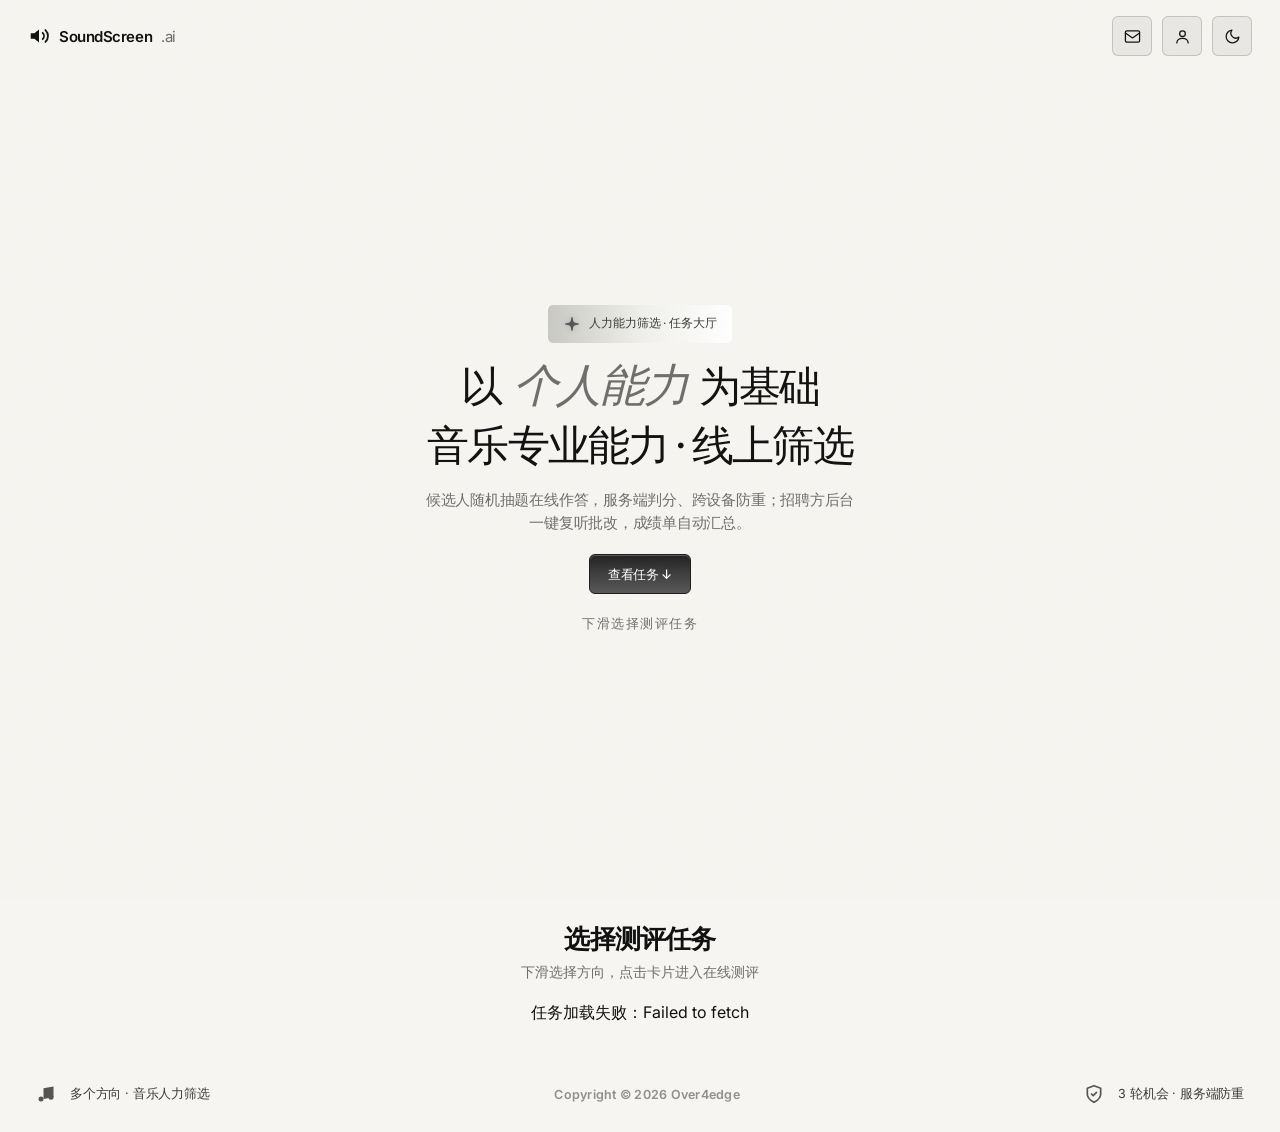
<file: index.html>
<!DOCTYPE html>
<html lang="zh-CN">
<head>
<meta charset="UTF-8">
<meta name="viewport" content="width=device-width, initial-scale=1.0">
<title>SoundScreen — 音乐与音效人力能力筛选</title>
<link rel="icon" href="data:image/svg+xml,%3Csvg xmlns='http://www.w3.org/2000/svg' viewBox='0 0 24 24' fill='%239a9a9a'%3E%3Cpath d='M3 9v6h4l5 4V5L7 9H3z'/%3E%3Cpath d='M16 8.5a5 5 0 0 1 0 7' fill='none' stroke='%239a9a9a' stroke-width='2' stroke-linecap='round'/%3E%3Cpath d='M19 5.5a9 9 0 0 1 0 13' fill='none' stroke='%239a9a9a' stroke-width='2' stroke-linecap='round'/%3E%3C/svg%3E">
<link rel="preconnect" href="https://fonts.googleapis.com">
<link rel="preconnect" href="https://fonts.gstatic.com" crossorigin>
<link rel="stylesheet" media="print" onload="this.media='all'" href="https://fonts.googleapis.com/css2?family=Inter:ital,opsz,wght@0,14..32,100..900&family=Instrument+Serif:ital@1&display=swap">
<noscript><link rel="stylesheet" href="https://fonts.googleapis.com/css2?family=Inter:ital,opsz,wght@0,14..32,100..900&family=Instrument+Serif:ital@1&display=swap"></noscript>
<style>
/* ---- 双主题：:root=浅色（默认）；data-theme=dark 或系统深色 → 深色 ---- */
html, body { background: var(--bg) !important; color: var(--text); }

:root {
  --bg: #f6f5f1;
  --text: #111111;
  --muted: #6e6e6e;
  --stat: #3c3c3c;
  --border: rgba(0,0,0,0.16);
  --border-soft: rgba(0,0,0,0.10);
  --nav-border: rgba(0,0,0,0.18);
  --nav-bg: linear-gradient(105deg, #ffffff 0%, #e9e9e6 48%, #cfcfca 100%);
  --nav-c: #222222;
  --nav-border-h: rgba(0,0,0,0.32);
  --nav-bg-h: linear-gradient(105deg, #ffffff 0%, #f0f0ed 45%, #b9b9b2 100%);
  --nav-shadow: 0 0 18px rgba(90,100,140,0.16);
  --nav-shine: rgba(0,0,0,0.08);
  --btn-shine: rgba(255,255,255,0.5);
  --solid-bg: linear-gradient(180deg, #222222 0%, #3d3d3d 48%, #585858 100%);
  --solid-c: #ffffff;
  --solid-border: #1c1c1c;
  --solid-bg-h: linear-gradient(180deg, #111111 0%, #2c2c2c 42%, #4a4a4a 100%);
  --solid-border-h: #000000;
  --solid-shadow: inset 0 1px 0 rgba(255,255,255,0.18), 0 0 22px rgba(110,130,190,0.30), 0 8px 18px rgba(0,0,0,0.16);
  --ghost-bg: linear-gradient(135deg, rgba(255,255,255,0.65), rgba(255,255,255,0.25) 50%, rgba(180,190,220,0.28));
  --ghost-c: #1a1a1a;
  --ghost-border: rgba(0,0,0,0.20);
  --ghost-bg-h: linear-gradient(135deg, rgba(255,255,255,0.9), rgba(255,255,255,0.4) 48%, rgba(190,205,240,0.5));
  --ghost-border-h: rgba(0,0,0,0.4);
  --ghost-shadow: 0 0 20px rgba(120,150,220,0.20);
  --hero-ghost-bg: linear-gradient(135deg, rgba(255,255,255,0.75), rgba(255,255,255,0.30) 46%, rgba(185,200,235,0.35));
  --hero-ghost-border: rgba(0,0,0,0.22);
  --badge-bg: linear-gradient(90deg, #c9c9c4 0%, #f0f0ec 52%, #ffffff 100%);
  --badge-c: #3a3a3a;
  --badge-star-c: #555555;
  --h1-c: #111111;
  --em-c: #6e6e6e;
  --lede-c: #6e6e6e;
  --hero-bg:
    radial-gradient(120% 60% at 50% 8%, rgba(120,140,190,0.10) 0%, rgba(120,140,190,0) 55%),
    radial-gradient(90% 55% at 50% 108%, rgba(110,140,210,0.10) 0%, rgba(0,0,0,0) 60%),
    #f6f5f1;
  --burger-bg: rgba(0,0,0,0.05);
  --burger-bar: #111111;
  --menu-backdrop: rgba(240,240,237,0.45);
  --stat-icon: #555555;
  --card-bg: rgba(255,255,255,0.72);
  --card-line: rgba(0,0,0,0.12);
  --card-shadow: 0 10px 30px rgba(30,35,60,0.08);
  --orb-1: radial-gradient(circle, rgba(96,120,214,0.34) 0%, transparent 62%);
  --orb-2: radial-gradient(circle, rgba(178,116,222,0.28) 0%, transparent 60%);
  --orb-3: radial-gradient(circle, rgba(82,182,214,0.26) 0%, transparent 60%);
  --wave-c: rgba(96,120,214,0.22);
  --logo: 15.5px;
  --logo-mark: 22px;
  --nav: 14px;
  --nav-h: 40px;
  --btn: 13.5px;
  --btn-h: 40px;
  --hero-btn-h: 42px;
  --h1: 48px;
  --lede: 15.5px;
  --badge: 12.5px;
  --stat-size: 13.5px;
  --header-y: 22px;
  --header-x: 40px;
  --stats-x: 72px;
  --stats-y: 36px;
  --hero-gap: 64px;
  --copy-max: 860px;
  --lede-max: 470px;
}
:root[data-theme="dark"]{
  --bg: #000000;
  --text: #ffffff;
  --muted: #9a9a9a;
  --stat: #d8d8d8;
  --border: rgba(255,255,255,0.16);
  --border-soft: rgba(255,255,255,0.12);
  --nav-border: rgba(198,198,198,0.55);
  --nav-bg: linear-gradient(105deg, #050505 0%, #2a2a2a 48%, #4a4a4a 100%);
  --nav-c: #f3f3f3;
  --nav-border-h: rgba(235,235,235,0.9);
  --nav-bg-h: linear-gradient(105deg, #111111 0%, #3a3a3a 45%, #6a6a6a 100%);
  --nav-shadow: 0 0 18px rgba(200,210,230,0.18);
  --nav-shine: rgba(255,255,255,0.16);
  --btn-shine: rgba(255,255,255,0.45);
  --solid-bg: linear-gradient(180deg, #ffffff 0%, #e7e7e7 48%, #cfcfcf 100%);
  --solid-c: #111111;
  --solid-border: #ffffff;
  --solid-bg-h: linear-gradient(180deg, #ffffff 0%, #f3f6ff 42%, #d5def2 100%);
  --solid-border-h: #f2f6ff;
  --solid-shadow: inset 0 1px 0 #ffffff, 0 0 22px rgba(186,208,255,0.35), 0 8px 18px rgba(255,255,255,0.12);
  --ghost-bg: linear-gradient(135deg, rgba(255,255,255,0.1), rgba(0,0,0,0.45) 50%, rgba(160,175,200,0.08));
  --ghost-c: #ffffff;
  --ghost-border: rgba(198,198,198,0.45);
  --ghost-bg-h: linear-gradient(135deg, rgba(210,225,255,0.18), rgba(0,0,0,0.35) 48%, rgba(180,195,220,0.16));
  --ghost-border-h: rgba(220,230,255,0.75);
  --ghost-shadow: inset 0 1px 0 rgba(255,255,255,0.22), 0 0 20px rgba(170,200,255,0.22);
  --hero-ghost-bg: linear-gradient(135deg, rgba(255,255,255,0.12), rgba(0,0,0,0.5) 46%, rgba(150,170,200,0.1));
  --hero-ghost-border: rgba(198,198,198,0.55);
  --badge-bg: linear-gradient(90deg, #7d7d7d 0%, #2a2a2a 52%, #0a0a0a 100%);
  --badge-c: #f2f2f2;
  --badge-star-c: #ffffff;
  --h1-c: #ffffff;
  --em-c: #9a9a9a;
  --lede-c: #9a9a9a;
  --hero-bg:
    radial-gradient(120% 60% at 50% 8%, rgba(255,255,255,0.055) 0%, rgba(255,255,255,0) 55%),
    radial-gradient(90% 55% at 50% 108%, rgba(120,150,220,0.07) 0%, rgba(0,0,0,0) 60%),
    #000000;
  --burger-bg: rgba(8,8,8,0.55);
  --burger-bar: #ffffff;
  --menu-backdrop: rgba(8,8,8,0.42);
  --stat-icon: #e8e8e8;
  --card-bg: rgba(255,255,255,0.045);
  --card-line: rgba(255,255,255,0.12);
  --card-shadow: 0 10px 34px rgba(0,0,0,0.45);
  --orb-1: radial-gradient(circle, rgba(88,108,214,0.30) 0%, transparent 62%);
  --orb-2: radial-gradient(circle, rgba(168,106,214,0.24) 0%, transparent 60%);
  --orb-3: radial-gradient(circle, rgba(74,172,214,0.22) 0%, transparent 60%);
  --wave-c: rgba(120,140,220,0.24);
}
@media (prefers-color-scheme: dark){
  :root:not([data-theme="light"]){
    --bg: #000000;
    --text: #ffffff;
    --muted: #9a9a9a;
    --stat: #d8d8d8;
    --border: rgba(255,255,255,0.16);
    --border-soft: rgba(255,255,255,0.12);
    --nav-border: rgba(198,198,198,0.55);
    --nav-bg: linear-gradient(105deg, #050505 0%, #2a2a2a 48%, #4a4a4a 100%);
    --nav-c: #f3f3f3;
    --nav-border-h: rgba(235,235,235,0.9);
    --nav-bg-h: linear-gradient(105deg, #111111 0%, #3a3a3a 45%, #6a6a6a 100%);
    --nav-shadow: 0 0 18px rgba(200,210,230,0.18);
    --nav-shine: rgba(255,255,255,0.16);
    --btn-shine: rgba(255,255,255,0.45);
    --solid-bg: linear-gradient(180deg, #ffffff 0%, #e7e7e7 48%, #cfcfcf 100%);
    --solid-c: #111111;
    --solid-border: #ffffff;
    --solid-bg-h: linear-gradient(180deg, #ffffff 0%, #f3f6ff 42%, #d5def2 100%);
    --solid-border-h: #f2f6ff;
    --solid-shadow: inset 0 1px 0 #ffffff, 0 0 22px rgba(186,208,255,0.35), 0 8px 18px rgba(255,255,255,0.12);
    --ghost-bg: linear-gradient(135deg, rgba(255,255,255,0.1), rgba(0,0,0,0.45) 50%, rgba(160,175,200,0.08));
    --ghost-c: #ffffff;
    --ghost-border: rgba(198,198,198,0.45);
    --ghost-bg-h: linear-gradient(135deg, rgba(210,225,255,0.18), rgba(0,0,0,0.35) 48%, rgba(180,195,220,0.16));
    --ghost-border-h: rgba(220,230,255,0.75);
    --ghost-shadow: inset 0 1px 0 rgba(255,255,255,0.22), 0 0 20px rgba(170,200,255,0.22);
    --hero-ghost-bg: linear-gradient(135deg, rgba(255,255,255,0.12), rgba(0,0,0,0.5) 46%, rgba(150,170,200,0.1));
    --hero-ghost-border: rgba(198,198,198,0.55);
    --badge-bg: linear-gradient(90deg, #7d7d7d 0%, #2a2a2a 52%, #0a0a0a 100%);
    --badge-c: #f2f2f2;
    --badge-star-c: #ffffff;
    --h1-c: #ffffff;
    --em-c: #9a9a9a;
    --lede-c: #9a9a9a;
    --hero-bg:
      radial-gradient(120% 60% at 50% 8%, rgba(255,255,255,0.055) 0%, rgba(255,255,255,0) 55%),
      radial-gradient(90% 55% at 50% 108%, rgba(120,150,220,0.07) 0%, rgba(0,0,0,0) 60%),
      #000000;
    --burger-bg: rgba(8,8,8,0.55);
    --burger-bar: #ffffff;
    --menu-backdrop: rgba(8,8,8,0.42);
    --stat-icon: #e8e8e8;
    --card-bg: rgba(255,255,255,0.045);
    --card-line: rgba(255,255,255,0.12);
    --card-shadow: 0 10px 34px rgba(0,0,0,0.45);
    --orb-1: radial-gradient(circle, rgba(88,108,214,0.30) 0%, transparent 62%);
    --orb-2: radial-gradient(circle, rgba(168,106,214,0.24) 0%, transparent 60%);
    --orb-3: radial-gradient(circle, rgba(74,172,214,0.22) 0%, transparent 60%);
    --wave-c: rgba(120,140,220,0.24);
  }
}

* { box-sizing: border-box; margin: 0; padding: 0; }
html { scroll-behavior: smooth; }
body {
  -webkit-font-smoothing: antialiased;
  -moz-osx-font-smoothing: grayscale;
  text-rendering: optimizeLegibility;
  overflow-x: hidden;
  position: relative;
  font-family: "Inter", system-ui, -apple-system, BlinkMacSystemFont, "Segoe UI", "PingFang SC", "Microsoft YaHei", sans-serif;
}
a { color: inherit; text-decoration: none; }
button { font-family: inherit; }

/* ---- 层级：grain > page > bg-anim > hero-photo ---- */
.grain {
  position: fixed; inset: 0; z-index: 100; pointer-events: none;
  opacity: 0.045;
  background-image: url("data:image/svg+xml,%3Csvg xmlns='http://www.w3.org/2000/svg' width='120' height='120'%3E%3Cfilter id='n'%3E%3CfeTurbulence type='fractalNoise' baseFrequency='0.9' numOctaves='2'/%3E%3C/filter%3E%3Crect width='120' height='120' filter='url(%23n)' opacity='0.6'/%3E%3C/svg%3E");
}
.hero-photo {
  position: fixed; inset: 0; z-index: 0;
  background: var(--hero-bg);
}

/* ---- 动态背景：漂移光斑 + 声波环 ---- */
.bg-anim { position: fixed; inset: 0; z-index: 0; pointer-events: none; overflow: hidden; }
.orb { position: absolute; border-radius: 50%; filter: blur(72px); will-change: transform; }
.orb-1 {
  width: 54vmax; height: 54vmax; left: -14vmax; top: -16vmax;
  background: var(--orb-1);
  animation: drift1 36s ease-in-out infinite alternate;
}
.orb-2 {
  width: 46vmax; height: 46vmax; right: -12vmax; top: 26vmax;
  background: var(--orb-2);
  animation: drift2 44s ease-in-out infinite alternate;
}
.orb-3 {
  width: 40vmax; height: 40vmax; left: 20vmax; bottom: -18vmax;
  background: var(--orb-3);
  animation: drift3 40s ease-in-out infinite alternate;
}
@keyframes drift1 { from { transform: translate(0,0) scale(1); } to { transform: translate(10vmax,8vmax) scale(1.2); } }
@keyframes drift2 { from { transform: translate(0,0) scale(1); } to { transform: translate(-9vmax,6vmax) scale(1.12); } }
@keyframes drift3 { from { transform: translate(0,0) scale(1); } to { transform: translate(7vmax,-7vmax) scale(1.22); } }
.wave {
  position: absolute; left: 50%; top: 40%; width: 26vmin; height: 26vmin;
  margin: -13vmin 0 0 -13vmin;
  border: 1.5px solid var(--wave-c); border-radius: 50%;
  animation: wave 8s ease-out infinite;
}
.wave-2 { animation-delay: 4s; }
@keyframes wave {
  0% { transform: scale(0.35); opacity: 0.75; }
  100% { transform: scale(2.7); opacity: 0; }
}

.page {
  position: relative; z-index: 1;
  display: block;
  min-height: 100vh; min-height: 100dvh;
  background: var(--bg);
}

/* ---- Header: 三列网格 ---- */
.header {
  display: grid; grid-template-columns: 1fr auto 1fr;
  align-items: center;
  padding: var(--header-y) var(--header-x) 10px;
  z-index: 50; position: relative;
}
.logo {
  display: inline-flex; align-items: center; gap: 9px;
  justify-self: start;
  font-size: var(--logo); font-weight: 600; letter-spacing: -0.03em; color: var(--text);
  white-space: nowrap;
}
.logo svg { width: var(--logo-mark); height: var(--logo-mark); flex: 0 0 auto; }
.logo-suffix { font-weight: 400; color: var(--muted); }

.site-nav {
  display: flex; align-items: center; gap: 8px;
  justify-self: center;
}
.nav-pill {
  height: var(--nav-h); padding: 0 18px; border-radius: 7px;
  overflow: hidden; position: relative;
  display: inline-flex; align-items: center; justify-content: center;
  border: 1px solid var(--nav-border);
  background: var(--nav-bg);
  color: var(--nav-c); font-size: var(--nav); font-weight: 400;
  letter-spacing: -0.01em; white-space: nowrap;
  transition: background 0.35s ease, border-color 0.35s ease, box-shadow 0.35s ease;
}
.nav-pill::before {
  content: ""; position: absolute; inset: 0;
  background: linear-gradient(115deg, transparent 30%, var(--nav-shine) 50%, transparent 70%);
  transform: translateX(-120%);
  transition: transform 0.6s ease;
}
.nav-pill:hover { transform: none; }
.nav-pill:hover::before { transform: translateX(120%); }
.nav-pill:hover {
  border-color: var(--nav-border-h);
  background: var(--nav-bg-h);
  box-shadow: var(--nav-shadow);
}

/* ---- 主题切换按钮 ---- */
.header-right { display: flex; align-items: center; gap: 10px; justify-self: end; }
.theme-btn {
  width: 40px; height: 40px; border-radius: 6px;
  border: 1px solid var(--border); background: var(--burger-bg);
  cursor: pointer; display: inline-flex; align-items: center; justify-content: center;
  color: var(--text); transition: border-color 0.2s ease, background 0.2s ease;
}
.theme-btn:hover { border-color: var(--nav-border-h); background: rgba(128,128,128,0.14); }
.theme-btn svg { width: 17px; height: 17px; }
.theme-btn .ic-sun { display: none; }
:root[data-theme="dark"] .theme-btn .ic-sun { display: block; }
:root[data-theme="dark"] .theme-btn .ic-moon { display: none; }
@media (prefers-color-scheme: dark){
  :root:not([data-theme="light"]) .theme-btn .ic-sun { display: block; }
  :root:not([data-theme="light"]) .theme-btn .ic-moon { display: none; }
}

/* ---- 按钮语言 ---- */
.btn {
  position: relative; isolation: isolate; overflow: hidden;
  display: inline-flex; align-items: center; justify-content: center;
  height: var(--btn-h); padding: 0 16px; border-radius: 6px;
  font-size: var(--btn); font-weight: 500; letter-spacing: -0.02em; line-height: 1;
  white-space: nowrap; cursor: pointer;
  transition: background 0.35s ease, border 0.35s ease, box-shadow 0.35s ease, color 0.35s ease, filter 0.35s ease;
}
.btn::after {
  content: ""; position: absolute; inset: 0; z-index: -1;
  background: linear-gradient(115deg, transparent 20%, var(--btn-shine) 48%, transparent 76%);
  transform: translateX(-130%);
  transition: transform 0.65s ease;
}
.btn:hover::after { transform: translateX(130%); }

.btn-solid {
  background: var(--solid-bg);
  color: var(--solid-c); border: 1px solid var(--solid-border);
  box-shadow: inset 0 1px 0 rgba(255,255,255,0.25);
}
.btn-solid:hover {
  background: var(--solid-bg-h);
  border-color: var(--solid-border-h);
  box-shadow: var(--solid-shadow);
}
.btn-ghost {
  background: var(--ghost-bg);
  color: var(--ghost-c); border: 1px solid var(--ghost-border);
  box-shadow: inset 0 1px 0 rgba(255,255,255,0.2);
}
.btn-ghost:hover {
  background: var(--ghost-bg-h);
  border-color: var(--ghost-border-h);
  box-shadow: var(--ghost-shadow);
}

.burger {
  display: none; position: relative; z-index: 60;
  width: 42px; height: 42px; border-radius: 6px;
  border: 1px solid var(--border); background: var(--burger-bg);
  cursor: pointer; align-items: center; justify-content: center;
  transition: border-color 0.2s ease, background 0.2s ease;
}
.burger:hover { border-color: var(--nav-border-h); background: rgba(128,128,128,0.14); }
.burger .bar { display: block; width: 16px; height: 1.5px; background: var(--burger-bar); border-radius: 1px; transition: transform 0.25s ease, opacity 0.2s ease; }
.burger .bar + .bar { margin-top: 5px; }
body.menu-open .burger .bar:nth-child(1) { transform: translateY(6.5px) rotate(45deg); }
body.menu-open .burger .bar:nth-child(2) { opacity: 0; }
body.menu-open .burger .bar:nth-child(3) { transform: translateY(-6.5px) rotate(-45deg); }

/* ---- Hero（首屏） ---- */
.hero {
  display: flex; align-items: center; justify-content: center;
  min-height: calc(100dvh - 70px);
  padding: 24px 24px var(--hero-gap);
}
.hero-copy {
  position: relative; z-index: 1;
  display: flex; flex-direction: column; align-items: center; text-align: center;
  max-width: var(--copy-max); width: 100%;
}
.badge {
  display: inline-flex; align-items: center; gap: 8px;
  margin-bottom: 22px; padding: 9px 15px; border: 0; border-radius: 5px;
  background: var(--badge-bg);
  color: var(--badge-c); font-size: var(--badge); font-weight: 400; letter-spacing: -0.01em;
  white-space: nowrap;
}
.badge-star { width: 18px; height: 20px; flex: 0 0 auto; filter: drop-shadow(0 0 3px rgba(128,128,128,0.35)); }
h1 {
  font-family: "Inter", system-ui, -apple-system, BlinkMacSystemFont, "Segoe UI", "PingFang SC", "Microsoft YaHei", sans-serif;
  font-weight: 500; letter-spacing: -0.045em; line-height: 1.12; color: var(--h1-c);
  font-size: var(--h1);
  display: flex; flex-direction: column; align-items: center;
}
.headline-line { display: block; overflow: hidden; padding: 0.06em 0.15em 0.14em; }
h1 em {
  font-family: "Instrument Serif", "Times New Roman", Times, serif;
  font-style: italic; font-weight: 400; font-size: 1.08em; letter-spacing: -0.03em;
  color: var(--em-c); padding: 0 0.08em;
}
.lede {
  max-width: var(--lede-max); margin-top: 18px;
  color: var(--lede-c); font-size: var(--lede); font-weight: 400;
  line-height: 1.55; letter-spacing: -0.015em;
}
.hero-actions { display: flex; flex-wrap: wrap; justify-content: center; gap: 10px; margin-top: 26px; }
.hero-actions .btn { height: var(--hero-btn-h); padding: 0 18px; }
.hero-actions .btn-ghost {
  background: var(--hero-ghost-bg);
  border: 1px solid var(--hero-ghost-border);
  backdrop-filter: blur(16px); -webkit-backdrop-filter: blur(16px);
}
.hero-actions .btn-ghost:hover {
  box-shadow: 0 0 24px rgba(120,150,220,0.25);
  border-color: var(--ghost-border-h);
}
.hero-actions .btn-solid:hover { box-shadow: var(--solid-shadow); }
.scroll-hint {
  margin-top: 22px; font-size: 12.5px; letter-spacing: 0.12em; color: var(--muted);
  animation: hint-bob 2.2s ease-in-out infinite;
}
@keyframes hint-bob { 0%, 100% { transform: translateY(0); } 50% { transform: translateY(6px); } }

/* ---- 任务列表（下滑展示 · 方块卡片） ---- */
.tasks {
  position: relative; z-index: 1;
  max-width: 1500px; margin: 0 auto;
  padding: 26px var(--header-x) 60px;
}
.tasks-head { text-align: center; margin-bottom: 20px; }
.tasks-head h2 { font-size: 26px; font-weight: 600; letter-spacing: -0.03em; }
.tasks-head p { margin-top: 6px; font-size: 14px; color: var(--muted); }
.task-grid {
  display: flex;
  flex-wrap: wrap;
  justify-content: center;
  max-width: 1300px;
  margin: 0 auto;
  gap: 12px;
  transition: opacity 0.2s ease, transform 0.2s ease;
}
.task-grid.pg-out { opacity: 0; transform: translateY(12px); }
.task-card { animation: card-in 0.5s cubic-bezier(0.16, 1, 0.3, 1) backwards; animation-delay: var(--d, 0s); }
@keyframes card-in { from { opacity: 0; transform: translateY(18px); } to { opacity: 1; transform: translateY(0); } }
.task-card {
  display: flex; flex-direction: column;
  width: calc((100% - 48px) / 5);
  flex: 0 0 auto;
  background: var(--card-bg);
  border: 1px solid var(--card-line);
  border-radius: 14px;
  padding: 14px 13px 12px;
  box-shadow: var(--card-shadow);
  transition: transform 0.18s ease, box-shadow 0.18s ease, border-color 0.18s ease;
}
.task-card:hover { transform: translateY(-3px); box-shadow: 0 16px 38px rgba(20,25,55,0.14); border-color: var(--nav-border-h); }
.task-card h2 { margin: 0 0 6px; font-size: 16.5px; font-weight: 600; }
.task-card .tag-wrap { margin: 0 0 4px; }
.task-card .tag-wrap .tag { display: inline-flex; }
.task-card .subtitle { color: var(--muted); margin: 2px 0 8px; font-size: 13px; font-weight: 500; }
.task-card .task-meta { margin: 10px 0 2px; display: flex; flex-wrap: wrap; gap: 6px; }
.task-card .req { margin: 8px 0 12px; }
.task-card .btn { margin-top: auto; height: 36px; font-size: 13px; font-weight: 600; }
.tag { font-size: 11.5px; font-weight: 700; letter-spacing: 0.04em; color: #fff; background: var(--signal, #4a7cff); border-radius: 999px; padding: 2px 9px; white-space: nowrap; }
.chipmeta { font-size: 11.5px; font-weight: 600; background: var(--bg); border: 1px solid var(--line); border-radius: 999px; padding: 2px 9px; color: var(--sub); white-space: nowrap; }
.req { margin: 10px 0 0; padding-left: 0; list-style: none; }
.req li { position: relative; padding: 4px 0 4px 20px; font-size: 13px; font-weight: 500; color: var(--req-c); }
.req li:before { content: ""; position: absolute; left: 4px; top: 12px; width: 7px; height: 7px; border-radius: 50%; background: var(--signal, #4a7cff); }
.more-card {
  cursor: pointer; align-items: center; justify-content: center; text-align: center;
  border-style: dashed; min-height: 132px; color: var(--muted);
}
.more-card:hover { transform: translateY(-3px); border-color: var(--nav-border-h); color: var(--text); }
.more-inner { display: flex; flex-direction: column; align-items: center; gap: 8px; font-size: 13.5px; }
.more-plus { font-size: 30px; line-height: 1; font-weight: 300; }

/* ---- Stats ---- */
.stats {
  position: relative; z-index: 1;
  display: flex; align-items: center; justify-content: space-between; gap: 24px;
  padding: 0 var(--stats-x) var(--stats-y);
  padding-bottom: max(var(--stats-y), env(safe-area-inset-bottom));
  color: var(--stat);
}
.stat {
  display: inline-flex; align-items: center; gap: 14px;
  font-size: var(--stat-size); letter-spacing: -0.015em; white-space: nowrap;
}
.stat svg { width: 20px; height: 20px; flex: 0 0 auto; }

/* ---- 入场动画 ---- */
.appear { opacity: 1; animation-duration: 1.05s; animation-fill-mode: both; animation-timing-function: cubic-bezier(0.16, 1, 0.3, 1); animation-delay: var(--d, 0.08s); }
.appear.is-in, .hero-photo.is-in { animation: none; opacity: 1; transform: none; clip-path: none; filter: none; }

.appear--scale { animation-name: in-scale; }
.appear--soft { animation-name: in-soft; }
.appear--mask { animation-name: in-mask; }
.appear--pop { animation-name: in-pop; }
.appear--btn { animation-name: in-btn; }
.appear--side { animation-name: in-side; }
.appear--stat { animation-name: in-stat; }
.lede.appear--soft { animation-duration: 1.25s; }

@keyframes in-scale { 0% { opacity: 0; transform: scale(0.84); } 100% { opacity: 1; transform: scale(1); } }
@keyframes in-soft { 0% { opacity: 0; transform: translateY(14px); } 100% { opacity: 1; transform: translateY(0); } }
@keyframes in-mask { 0% { opacity: 0; transform: translateY(40%); } 100% { opacity: 1; transform: translateY(0); } }
@keyframes in-pop { 0% { opacity: 0; transform: scale(0.9); } 70% { opacity: 1; transform: scale(1.03); } 100% { opacity: 1; transform: scale(1); } }
@keyframes in-btn { 0% { opacity: 0; transform: translateY(18px) scale(0.94); } 100% { opacity: 1; transform: translateY(0) scale(1); } }
@keyframes in-side { 0% { opacity: 0; transform: translateX(22px); } 100% { opacity: 1; transform: translateX(0); } }
@keyframes in-stat { 0% { opacity: 0; transform: translateY(20px); } 100% { opacity: 1; transform: translateY(0); } }
.badge-star { animation: in-star 0.9s cubic-bezier(0.16, 1, 0.3, 1) both; animation-delay: 0.28s; }
@keyframes in-star { 0% { transform: scale(0.2) rotate(-50deg); } 65% { transform: scale(1.2) rotate(8deg); } 100% { transform: scale(1) rotate(0); } }
h1 em { animation: in-em 1.2s cubic-bezier(0.16, 1, 0.3, 1) both; animation-delay: 0.72s; }
@keyframes in-em { 0% { opacity: 0.35; filter: blur(4px); } 100% { opacity: 1; filter: blur(0); } }

/* ---- 手机菜单 ---- */
.menu-backdrop {
  display: none; position: fixed; inset: 0; z-index: 40;
  background: var(--menu-backdrop);
  opacity: 0; visibility: hidden; transition: opacity 0.28s ease, visibility 0.28s ease;
}
@media (max-width: 900px) {
  html, body { height: auto; overflow-y: auto; }
  .header { grid-template-columns: 1fr auto auto; gap: 8px; padding: var(--header-y) 18px 10px; }
  .logo, .header-right, .burger { z-index: 80; }
  .burger { display: inline-flex; }
  .menu-backdrop { display: block; }
  .site-nav {
    position: fixed; inset: 0; z-index: 45;
    flex-direction: column; align-items: stretch; justify-content: flex-start;
    gap: 12px; padding: 96px 22px 32px;
    padding-top: max(96px, calc(env(safe-area-inset-top) + 88px));
    background: transparent;
    opacity: 0; visibility: hidden; transform: none;
    transition: opacity 0.28s ease, visibility 0.28s ease;
  }
  body.menu-open .site-nav, body.menu-open .menu-backdrop { opacity: 1; visibility: visible; }
  body.menu-open .menu-backdrop { backdrop-filter: blur(24px); -webkit-backdrop-filter: blur(24px); }
  .site-nav .nav-pill { width: 100%; height: 56px; font-size: 19px; border-radius: 10px; }
  body.menu-open { overflow: hidden; }
  .hero { padding: 20px 20px 60px; min-height: calc(100dvh - 70px); }
  .stats { flex-direction: column; align-items: center; gap: 16px; white-space: normal; text-align: left; }
  .hero-copy, .lede { max-width: 100%; }
  .tasks { padding: 20px 18px 56px; }
  .task-card { width: calc((100% - 12px) / 2); }
  :root {
    --logo: 16px; --btn: 15px; --btn-h: 46px; --hero-btn-h: 48px; --h1: 36px;
    --lede: 16.5px; --badge: 13.5px; --stat-size: 15px; --header-y: 16px;
    --stats-x: 20px; --stats-y: 28px; --hero-gap: 36px;
  }
}
@media (max-width: 560px) {
  :root { --h1: 34px; --lede: 16px; --header-x: 16px; }
  .task-card { width: 100%; }
  .hero-actions { flex-direction: column; width: 100%; }
  .hero-actions .btn { width: 100%; }
}

/* ---- 宽屏 ---- */
@media (min-width: 1280px) and (max-width: 1599px) {
  :root { --h1: 54px; --lede: 16px; --header-x: 48px; --stats-x: 80px; --copy-max: 900px; }
}
@media (min-width: 901px) and (max-width: 1299px) {
  .task-card { width: calc((100% - 36px) / 4); }
  :root {
    --logo: 15px; --nav: 13px; --nav-h: 36px; --btn: 13px; --btn-h: 38px; --hero-btn-h: 40px;
    --h1: 42px; --lede: 15px; --badge: 12px; --stat-size: 12.5px; --header-y: 16px; --header-x: 28px;
    --stats-x: 36px; --stats-y: 28px; --hero-gap: 48px; --copy-max: 760px; --lede-max: 440px;
  }
  .nav-pill { padding: 0 14px; }
  .badge { margin-bottom: 16px; } .lede { margin-top: 14px; } .hero-actions { margin-top: 20px; }
}
@media (min-width: 1600px) {
  :root {
    --logo: 17px; --logo-mark: 24px; --nav: 15px; --nav-h: 44px; --btn: 15px; --btn-h: 44px;
    --hero-btn-h: 48px; --h1: 64px; --lede: 18px; --badge: 13.5px; --stat-size: 15px;
    --header-y: 28px; --header-x: 64px; --stats-x: 96px; --stats-y: 44px; --copy-max: 980px; --lede-max: 540px;
  }
  .nav-pill { padding: 0 20px; }
  .badge { margin-bottom: 26px; } .lede { margin-top: 22px; } .hero-actions { margin-top: 30px; gap: 12px; }
  .stat svg { width: 22px; height: 22px; }
}
@media (min-width: 1920px) {
  :root {
    --logo: 18px; --logo-mark: 26px; --nav: 16px; --nav-h: 48px; --btn: 16px; --btn-h: 48px;
    --hero-btn-h: 52px; --h1: 76px; --lede: 20px; --badge: 14.5px; --stat-size: 16px;
    --header-y: 32px; --header-x: 80px; --stats-x: 120px; --stats-y: 52px; --copy-max: 1120px; --lede-max: 620px;
  }
  .site-nav { gap: 10px; }
  .nav-pill { padding: 0 22px; }
  .btn { padding: 0 22px; }
  .badge { padding: 10px 15px; }
}
@media (min-width: 2560px) {
  :root { --h1: 88px; --lede: 22px; --header-x: 120px; --stats-x: 160px; --copy-max: 1280px; --lede-max: 680px; }
}

@media (prefers-reduced-motion: reduce) {
  *, *::before, *::after { transition: none !important; animation: none !important; }
  .appear, .hero-photo, .hero h1 em, .badge-star, .orb, .wave, .scroll-hint { opacity: 1 !important; transform: none !important; clip-path: none !important; filter: none !important; }
}
</style>
</head>
<body style="background:var(--bg);color:var(--text)">
<div class="grain" aria-hidden="true"></div>
<div class="hero-photo" aria-hidden="true"></div>
<div class="bg-anim" aria-hidden="true">
  <span class="orb orb-1"></span>
  <span class="orb orb-2"></span>
  <span class="orb orb-3"></span>
  <span class="wave wave-1"></span>
  <span class="wave wave-2"></span>
</div>

<div class="page">
  <div class="menu-backdrop" id="menu-backdrop"></div>

  <header class="header">
    <a class="logo appear appear--scale" href="#top" aria-label="SoundScreen" style="--d:0.08s">
      <svg viewBox="0 0 24 24" fill="currentColor" aria-hidden="true">
        <path d="M3 9v6h4l5 4V5L7 9H3z"/>
        <path d="M16 8.5a5 5 0 0 1 0 7" fill="none" stroke="currentColor" stroke-width="2" stroke-linecap="round"/>
        <path d="M19 5.5a9 9 0 0 1 0 13" fill="none" stroke="currentColor" stroke-width="2" stroke-linecap="round"/>
      </svg>
      <span>SoundScreen</span><span class="logo-suffix">.ai</span>
    </a>

    <nav class="site-nav" id="site-nav" aria-label="Primary"></nav>

    <div class="header-right appear appear--scale" style="--d:0.34s">
      <a class="theme-btn" href="contact.html" aria-label="联系我们" title="联系我们">
        <svg viewBox="0 0 24 24" fill="none" stroke="currentColor" stroke-width="1.8" stroke-linecap="round" stroke-linejoin="round" aria-hidden="true"><rect x="2" y="4" width="20" height="16" rx="2"/><path d="M22 7l-10 7L2 7"/></svg>
      </a>
      <a class="theme-btn" href="admin.html" aria-label="管理后台" title="管理后台">
        <svg viewBox="0 0 24 24" fill="none" stroke="currentColor" stroke-width="1.8" stroke-linecap="round" stroke-linejoin="round" aria-hidden="true"><circle cx="12" cy="8" r="4"/><path d="M4 21c0-4 3.6-6.5 8-6.5s8 2.5 8 6.5"/></svg>
      </a>
      <button class="theme-btn" id="theme-btn" aria-label="切换深浅色">
        <svg class="ic-moon" viewBox="0 0 24 24" fill="none" stroke="currentColor" stroke-width="1.8" stroke-linecap="round" stroke-linejoin="round" aria-hidden="true"><path d="M21 12.8A9 9 0 1 1 11.2 3a7 7 0 0 0 9.8 9.8z"/></svg>
        <svg class="ic-sun" viewBox="0 0 24 24" fill="none" stroke="currentColor" stroke-width="1.8" stroke-linecap="round" stroke-linejoin="round" aria-hidden="true"><circle cx="12" cy="12" r="4"/><path d="M12 2v2M12 20v2M4.9 4.9l1.4 1.4M17.7 17.7l1.4 1.4M2 12h2M20 12h2M4.9 19.1l1.4-1.4M17.7 6.3l1.4-1.4"/></svg>
      </button>
    </div>

    <button class="burger" id="burger" aria-controls="site-nav" aria-expanded="false" aria-label="打开菜单" style="display:none;--d:0.34s">
      <span class="bar"></span><span class="bar"></span><span class="bar"></span>
    </button>
  </header>

  <main class="hero" id="top">
    <div class="hero-copy">
      <div class="badge appear appear--pop" style="--d:0.22s">
        <svg class="badge-star" viewBox="0 0 24 24" fill="var(--badge-star-c)" aria-hidden="true"><path d="M12 2.6C12.55 2.6 12.88 3.15 13.08 4.7c.62 4.7 1.52 5.6 6.22 6.22 1.55.2 2.1.53 2.1 1.08s-.55.88-2.1 1.08c-4.7.62-5.6 1.52-6.22 6.22-.2 1.55-.53 2.1-1.08 2.1s-.88-.55-1.08-2.1c-.62-4.7-1.52-5.6-6.22-6.22C3.15 12.88 2.6 12.55 2.6 12s.55-.88 2.1-1.08c4.7-.62 5.6-1.52 6.22-6.22C11.12 3.15 11.45 2.6 12 2.6Z"/></svg>
        <span id="hero-badge">人力能力筛选 · 任务大厅</span>
      </div>

      <h1>
        <span class="headline-line appear appear--mask" style="--d:0.42s"><span id="h1a">以</span> <em id="h1em">个人能力</em> <span id="h1b">为基础</span></span>
        <span class="headline-line appear appear--mask" style="--d:0.62s"><span id="h1c">音乐专业能力 · 线上筛选</span></span>
      </h1>

      <p class="lede appear appear--soft" style="--d:0.82s" id="lede">
        候选人随机抽题在线作答，服务端判分、跨设备防重；招聘方后台一键复听批改，成绩单自动汇总。
      </p>

      <div class="hero-actions">
        <a class="btn btn-solid appear appear--btn" href="#tasks" style="--d:0.96s">查看任务 ↓</a>
      </div>
      <div class="scroll-hint appear appear--soft" style="--d:1.3s">下滑选择测评任务</div>
    </div>
  </main>

  <section class="tasks" id="tasks">
    <div class="tasks-head">
      <h2 class="appear appear--soft" id="tasks-title">选择测评任务</h2>
      <p class="appear appear--soft" id="tasks-sub" style="--d:0.15s">下滑选择方向，点击卡片进入在线测评</p>
    </div>
    <div class="task-grid" id="task-list"></div>
    <div id="empty" class="muted" style="display:none;padding:40px;text-align:center">暂无上架任务</div>
  </section>

  <footer class="stats">
    <div class="stat appear appear--stat" style="--d:1.12s">
      <svg viewBox="0 0 24 24" fill="var(--stat-icon)" aria-hidden="true"><path d="M9 18V5l12-2v13"/><circle cx="6" cy="18" r="3"/><circle cx="18" cy="16" r="3"/></svg>
      <span id="stat-1">多个方向 · 音乐人力筛选</span>
    </div>
    <div class="stat appear appear--stat" style="--d:1.28s">
      <span id="stat-2" style="font-weight:600;letter-spacing:0.02em;opacity:0.55">Copyright © 2026 Over4edge</span>
    </div>
    <div class="stat appear appear--stat" style="--d:1.44s">
      <svg viewBox="0 0 24 24" fill="none" stroke="var(--stat-icon)" stroke-width="2" stroke-linecap="round" stroke-linejoin="round" aria-hidden="true"><path d="M12 22s8-4 8-10V5l-8-3-8 3v7c0 6 8 10 8 10z"/><path d="M9 12l2 2 4-4"/></svg>
      <span id="stat-3">3 轮机会 · 服务端防重</span>
    </div>
  </footer>
</div>

<script src="js/theme.js"></script>
<script>
(function () {
  // 1. 每个 .appear 动画结束后落定 is-in（once）
  document.querySelectorAll('.appear').forEach(function (el) {
    el.addEventListener('animationend', function () { el.classList.add('is-in'); }, { once: true });
  });
  var hp = document.querySelector('.hero-photo');
  if (hp) hp.addEventListener('animationend', function () { hp.classList.add('is-in'); }, { once: true });

  // 2. 动画不运行时兜底（两帧后检查）
  requestAnimationFrame(function () {
    requestAnimationFrame(function () {
      var any = false;
      document.querySelectorAll('.appear').forEach(function (el) {
        var anims = el.getAnimations ? el.getAnimations() : [];
        if (!anims.some(function (a) { return a.playState === 'running' || a.playState === 'finished'; })) any = true;
      });
      if (any) {
        document.querySelectorAll('.appear').forEach(function (el) { el.classList.add('is-in'); });
        if (hp) hp.classList.add('is-in');
      }
    });
  });
  // 绝对兜底：最迟 2.6s 全部落定，页面永不空白
  setTimeout(function () {
    document.querySelectorAll('.appear').forEach(function (el) { el.classList.add('is-in'); });
    if (hp) hp.classList.add('is-in');
  }, 2600);

  // 3. 主题切换
  document.getElementById('theme-btn').addEventListener('click', function () { window.SPTheme.toggle(); });

  // 4. 汉堡菜单
  var burger = document.getElementById('burger');
  var nav = document.getElementById('site-nav');
  var backdrop = document.getElementById('menu-backdrop');
  function setMenu(open) {
    document.body.classList.toggle('menu-open', open);
    burger.setAttribute('aria-expanded', open ? 'true' : 'false');
    burger.setAttribute('aria-label', open ? '关闭菜单' : '打开菜单');
  }
  burger.addEventListener('click', function () {
    setMenu(!document.body.classList.contains('menu-open'));
  });
  nav.addEventListener('click', function (e) {
    if (e.target.closest('a')) setMenu(false);
  });
  document.addEventListener('keydown', function (e) {
    if (e.key === 'Escape') setMenu(false);
  });
  var mq = window.matchMedia('(min-width: 901px)');
  mq.addEventListener('change', function (e) { if (e.matches) setMenu(false); });

  // 5. 首页文案：从后端 /api/site 读取（管理后台"页面设置"可编辑）
  // config.js 稍后加载，等 load 后取 apiBase，保证 GitHub Pages / file:// 均可访问
  function loadSite() {
    var base = (window.SP_CONFIG && window.SP_CONFIG.apiBase) || '';
    fetch(base + '/api/site').then(function (r) { return r.json(); }).then(function (d) {
      var s = (d && d.site) || {};
      function set(id, v) { var e = document.getElementById(id); if (e && v != null) e.textContent = v; }
      set('hero-badge', s.heroBadge);
      set('h1a', s.heroH1a); set('h1em', s.heroEm); set('h1b', s.heroH1b); set('h1c', s.heroH1c);
      set('lede', s.lede);
      set('tasks-title', s.tasksTitle); set('tasks-sub', s.tasksSub);
      set('stat-1', s.stat1); set('stat-2', s.stat2); set('stat-3', s.stat3);
    }).catch(function () {});
  }
  window.addEventListener('load', function () { setTimeout(loadSite, 120); });
})();
</script>
<script src="js/config.js"></script>
<script src="js/api.js"></script>
<script src="js/hall-common.js"></script>
<script src="js/hall.js"></script>
</body>
</html>
</file>
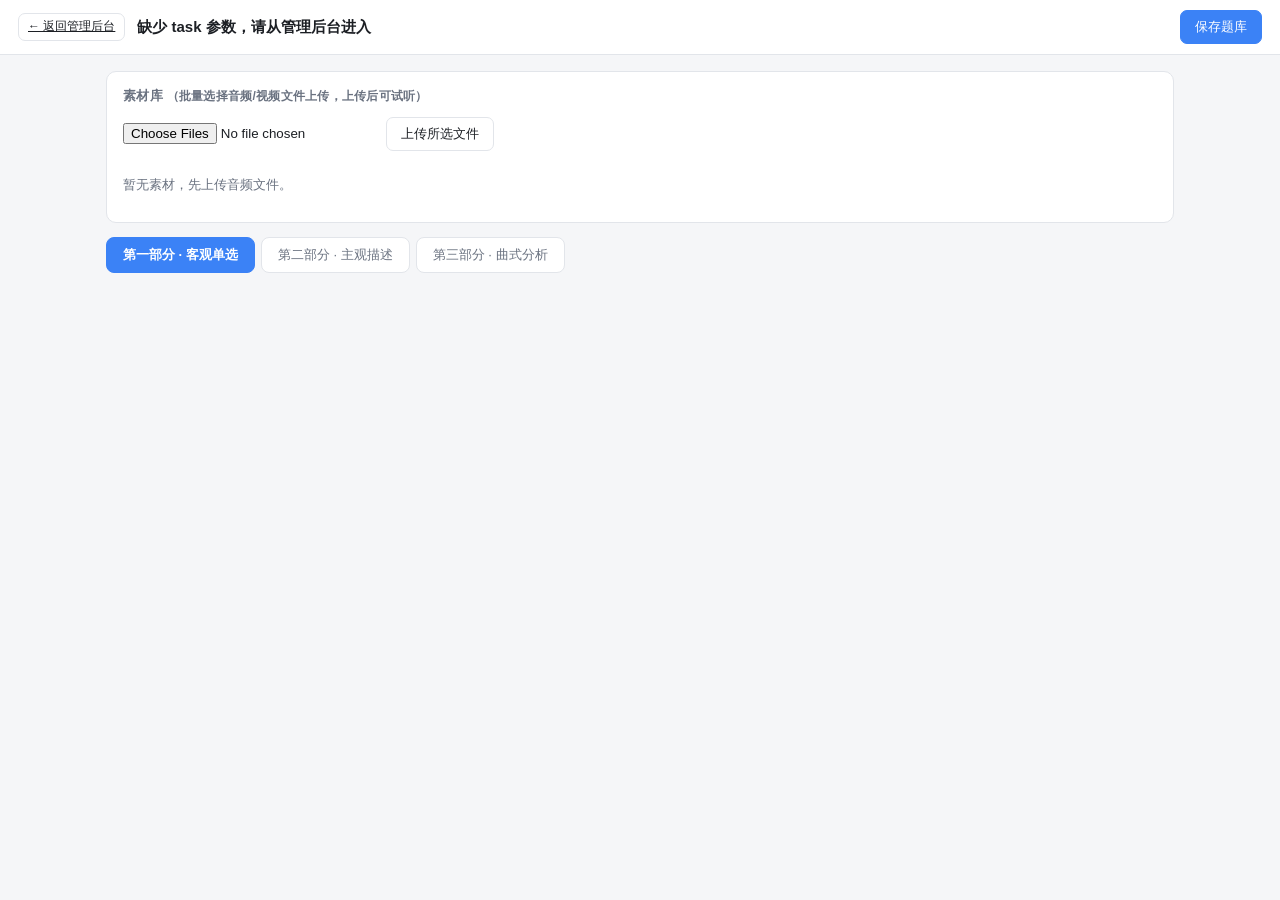
<file: admin-quiz.html>
<!DOCTYPE html>
<html lang="zh-CN">
<head>
<meta charset="UTF-8">
<meta name="viewport" content="width=device-width, initial-scale=1.0">
<title>题库编辑器 · 筛选平台</title>
<style>
:root { color-scheme: light dark; --bg:#f5f6f8; --card:#fff; --line:#e2e5ea; --txt:#1c1f24; --mut:#6a7280; --acc:#3b82f6; --ok:#16a34a; --bad:#dc2626; }
@media (prefers-color-scheme: dark) {
  :root { --bg:#0f1115; --card:#171a20; --line:#2a2f38; --txt:#e8eaed; --mut:#9aa3b0; --acc:#60a5fa; --ok:#4ade80; --bad:#f87171; }
}
* { box-sizing: border-box; margin: 0; padding: 0; }
body { font: 14px/1.6 -apple-system, "PingFang SC", "Microsoft YaHei", sans-serif; background: var(--bg); color: var(--txt); }
.top { position: sticky; top: 0; z-index: 20; display: flex; align-items: center; gap: 12px; padding: 10px 18px; background: var(--card); border-bottom: 1px solid var(--line); }
.top h1 { font-size: 15px; font-weight: 600; flex: 1; overflow: hidden; text-overflow: ellipsis; white-space: nowrap; }
.top .sub { color: var(--mut); font-weight: 400; margin-left: 8px; }
.wrap { max-width: 1100px; margin: 16px auto; padding: 0 16px 60px; }
.card { background: var(--card); border: 1px solid var(--line); border-radius: 10px; padding: 14px 16px; margin-bottom: 14px; }
.card h2 { font-size: 13px; color: var(--mut); font-weight: 600; margin-bottom: 10px; letter-spacing: .02em; }
.btn { display: inline-flex; align-items: center; gap: 6px; padding: 7px 14px; border-radius: 7px; border: 1px solid var(--line); background: var(--card); color: var(--txt); font-size: 13px; cursor: pointer; }
.btn:hover { border-color: var(--acc); }
.btn.pri { background: var(--acc); border-color: var(--acc); color: #fff; }
.btn.danger { color: var(--bad); border-color: var(--bad); }
.btn.small { padding: 3px 9px; font-size: 12px; }
.btn:disabled { opacity: .5; cursor: not-allowed; }
.tabs { display: flex; gap: 6px; margin-bottom: 12px; flex-wrap: wrap; }
.tab { padding: 7px 16px; border-radius: 8px; border: 1px solid var(--line); background: var(--card); color: var(--mut); cursor: pointer; font-size: 13px; }
.tab.on { background: var(--acc); border-color: var(--acc); color: #fff; font-weight: 600; }
.q-card { border: 1px solid var(--line); border-radius: 9px; padding: 12px 14px; margin-bottom: 10px; background: var(--card); }
.q-head { display: flex; align-items: center; gap: 8px; margin-bottom: 8px; }
.q-index { width: 24px; height: 24px; border-radius: 50%; background: var(--acc); color: #fff; display: flex; align-items: center; justify-content: center; font-size: 12px; font-weight: 700; flex: none; }
.q-head .sp { flex: 1; }
.row { display: flex; gap: 8px; align-items: center; margin-bottom: 8px; flex-wrap: wrap; }
.row label.lbl { font-size: 12px; color: var(--mut); flex: none; width: 56px; }
input[type=text], input[type=number], select { padding: 6px 9px; border: 1px solid var(--line); border-radius: 7px; background: var(--bg); color: var(--txt); font-size: 13px; min-width: 0; }
input.q { flex: 1; }
select.media { flex: 1; min-width: 200px; }
audio { height: 30px; max-width: 240px; }
.opt-row { display: flex; align-items: center; gap: 8px; margin: 5px 0; }
.opt-row input[type=text] { flex: 1; }
.opt-row input[type=radio] { accent-color: var(--acc); }
.opt-tag { font-size: 12px; color: var(--mut); width: 18px; }
.mut { color: var(--mut); font-size: 12px; }
.mt { margin-top: 8px; }
.toast { position: fixed; bottom: 24px; left: 50%; transform: translateX(-50%); background: var(--txt); color: var(--bg); padding: 9px 18px; border-radius: 8px; font-size: 13px; opacity: 0; pointer-events: none; transition: opacity .25s; z-index: 50; }
.toast.show { opacity: 1; }
.media-grid { display: grid; grid-template-columns: repeat(auto-fill, minmax(210px, 1fr)); gap: 8px; }
.media-item { border: 1px solid var(--line); border-radius: 8px; padding: 8px; display: flex; flex-direction: column; gap: 6px; }
.media-item .fname { font-size: 12px; word-break: break-all; color: var(--mut); }
.media-item audio { width: 100%; max-width: none; }
.media-item .ops { display: flex; justify-content: space-between; align-items: center; }
.media-item .ref { font-size: 11px; color: var(--ok); }
.media-item .ref.bad { color: var(--bad); }
.upload-row { display: flex; gap: 10px; align-items: center; margin-bottom: 12px; flex-wrap: wrap; }
.prog { font-size: 12px; color: var(--mut); }
.empty { color: var(--mut); font-size: 13px; padding: 12px 0; }
</style>
</head>
<body>
<div class="top">
  <a class="btn small" href="admin.html">← 返回管理后台</a>
  <h1 id="ttl">题库编辑器<span class="sub" id="tsub"></span></h1>
  <span id="saved-mark" class="sub" style="display:none">已保存</span>
  <button class="btn pri" id="btn-save">保存题库</button>
</div>

<div class="wrap">
  <div class="card">
    <h2>素材库 <span class="mut">（批量选择音频/视频文件上传，上传后可试听）</span></h2>
    <div class="upload-row">
      <input type="file" id="file-input" multiple accept="audio/*,video/*">
      <button class="btn" id="btn-upload">上传所选文件</button>
      <span class="prog" id="upload-prog"></span>
    </div>
    <div id="media-grid" class="media-grid"><div class="empty">暂无素材，先上传音频文件。</div></div>
  </div>

  <div class="tabs">
    <div class="tab on" data-part="p1">第一部分 · 客观单选</div>
    <div class="tab" data-part="p2">第二部分 · 主观描述</div>
    <div class="tab" data-part="p3">第三部分 · 曲式分析</div>
  </div>

  <div id="part-p1" class="part"></div>
  <div id="part-p2" class="part" style="display:none"></div>
  <div id="part-p3" class="part" style="display:none"></div>
</div>

<div class="toast" id="toast"></div>
<script src="js/admin-quiz.js"></script>
</body>
</html>
</file>
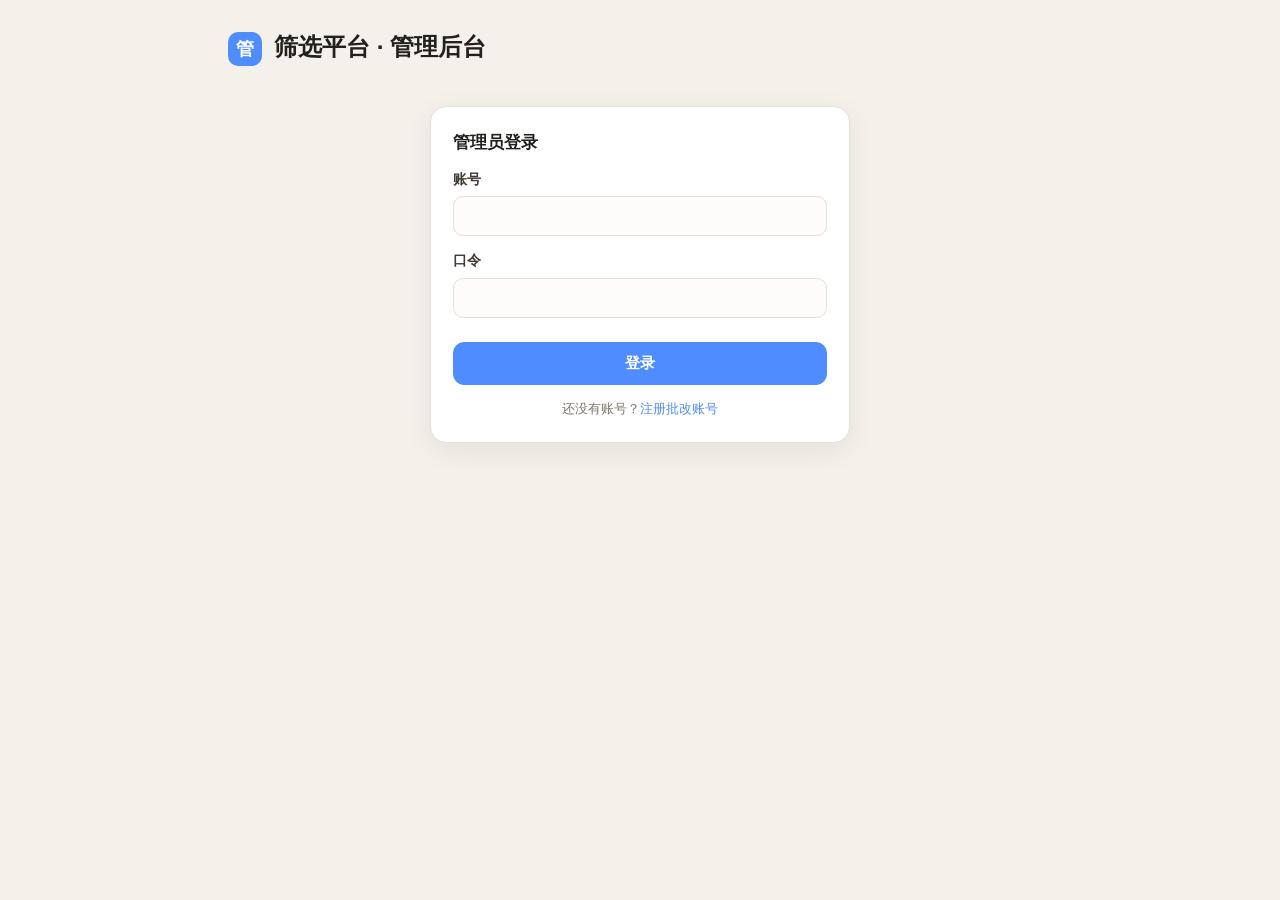
<file: admin.html>
<!DOCTYPE html>
<html lang="zh-CN">
<head>
<meta charset="UTF-8">
<meta name="viewport" content="width=device-width, initial-scale=1.0">
<title>筛选平台 · 管理后台</title>
<script src="js/theme.js"></script>
<link rel="stylesheet" href="css/app.css">
</head>
<body>
<div class="wrap">

  <div class="brand"><span class="logo">管</span><h1>筛选平台 · 管理后台</h1></div>

  <!-- 登录 -->
  <section class="card" id="login-card" style="max-width:420px;margin:40px auto">
    <div id="login-form">
      <h2 style="margin:0 0 12px;font-size:17px">管理员登录</h2>
      <div class="field"><label>账号</label><input class="input" id="in-user" autocomplete="username"></div>
      <div class="field"><label>口令</label><input class="input" id="in-pw" type="password" autocomplete="current-password"></div>
      <div class="msg" id="login-msg"></div>
      <button class="btn block" id="btn-login">登录</button>
      <p class="muted" style="margin:14px 0 0;text-align:center;font-size:13px">还没有账号？<a href="#" id="go-register" style="color:var(--signal,#4a7cff)">注册批改账号</a></p>
    </div>
    <div id="register-form" style="display:none">
      <h2 style="margin:0 0 12px;font-size:17px">注册批改账号</h2>
      <div class="field"><label>姓名/备注</label><input class="input" id="r-name" placeholder="如 李四"></div>
      <div class="field"><label>账号（3-20 位小写字母/数字/下划线）</label><input class="input" id="r-user" autocomplete="off"></div>
      <div class="field"><label>口令（至少 6 位）</label><input class="input" id="r-pw" type="password" autocomplete="new-password"></div>
      <div class="field"><label>确认口令</label><input class="input" id="r-pw2" type="password" autocomplete="new-password"></div>
      <div class="msg" id="reg-msg"></div>
      <button class="btn block" id="btn-register">注册</button>
      <p class="muted" style="margin:14px 0 0;text-align:center;font-size:13px">已有账号？<a href="#" id="go-login" style="color:var(--signal,#4a7cff)">返回登录</a></p>
    </div>
  </section>

  <!-- 主面板 -->
  <section id="panel" style="display:none">
    <div class="tabs">
      <span id="whoami" class="muted" style="align-self:center;margin-right:12px;font-size:13px"></span>
      <button id="tab-tasks" class="on">任务管理</button>
      <button id="tab-subs">提交记录</button>
      <button id="tab-accounts" style="display:none">账号管理</button>
      <button class="on" style="margin-left:auto;background:transparent;color:var(--sub);border-color:var(--line)" id="btn-logout">退出</button>
    </div>

    <div id="pane-tasks">
      <div class="toolbar"><button class="btn small" id="btn-new">＋ 新建任务</button>
        <a class="btn small ghost" href="index.html" target="_blank">打开任务大厅</a></div>
      <div class="card" style="padding:6px"><table>
        <thead><tr><th>ID</th><th>标题</th><th>类型</th><th>状态</th><th>客观题</th><th>主观题</th><th>通过线</th><th>客观限时</th><th>操作</th></tr></thead>
        <tbody id="task-rows"></tbody>
      </table></div>
    </div>

    <div id="pane-subs" style="display:none">
      <div class="toolbar">
        <select class="input" id="f-task" style="width:auto;min-width:150px"></select>
        <input class="input" id="f-q" placeholder="按测试码 / 姓名 / 编号 / 联系方式 / 邮箱搜索">
        <button class="btn small" id="btn-search">查询</button>
      </div>
      <div class="card" style="padding:6px;overflow-x:auto"><table>
        <thead><tr><th>测试码</th><th>任务</th><th>姓名/编号</th><th>联系方式</th><th>邮箱</th><th>客观分</th><th>状态</th><th>时间</th><th>操作</th></tr></thead>
        <tbody id="sub-rows"></tbody>
      </table></div>
    </div>

    <div id="pane-accounts" style="display:none">
      <div class="card" style="margin-bottom:14px">
        <h3 style="margin:0 0 10px;font-size:15px">新建账号</h3>
        <div class="task-meta" style="margin:0 -6px">
          <div class="field" style="flex:1;min-width:130px"><label>账号名（字母/数字/下划线）</label><input class="input" id="a-user" placeholder="如 grader1"></div>
          <div class="field" style="flex:1;min-width:130px"><label>姓名/备注</label><input class="input" id="a-name" placeholder="如 李四"></div>
          <div class="field" style="flex:1;min-width:130px"><label>角色</label>
            <select class="input" id="a-role"><option value="grader">批改员（仅批改答卷）</option><option value="super">总管理员（全部权限）</option></select></div>
          <div class="field" style="flex:1;min-width:130px"><label>初始口令（至少 6 位）</label><input class="input" id="a-pw" type="password" placeholder="设置初始口令"></div>
        </div>
        <div class="msg" id="acc-msg"></div>
        <button class="btn" id="btn-acc-create" style="margin-top:4px">创建账号</button>
      </div>
      <div class="card" style="padding:6px"><table>
        <thead><tr><th>账号</th><th>姓名</th><th>角色</th><th>状态</th><th>创建时间</th><th>操作</th></tr></thead>
        <tbody id="acc-rows"></tbody>
      </table></div>
    </div>

  </section>

  <!-- 任务编辑面板 -->
  <section class="card" id="edit-card" style="display:none;max-width:640px;margin:20px auto">
    <h2 style="margin:0 0 12px;font-size:17px" id="edit-title">编辑任务</h2>
    <input type="hidden" id="t-id">
    <div class="field"><label>任务 ID（英文标识，新建后不可改）</label><input class="input" id="t-id2"></div>
    <div class="field"><label>类型标签（自由填写，如"音乐"、"音效"、"配音"）</label><input class="input" id="t-type"></div>
    <div class="field"><label>任务标题</label><input class="input" id="t-title"></div>
    <div class="field"><label>副标题</label><input class="input" id="t-subtitle"></div>
    <div class="field"><label>主观题标题（如"整体听感判断"、"视频声音描述"）</label><input class="input" id="t-p2label" placeholder="不填则按类型默认"></div>
    <div class="field"><label>人员要求（每行一条，展示在任务卡片）</label><textarea class="input" id="t-req" style="min-height:110px"></textarea></div>
    <div class="field"><label>状态</label><select class="input" id="t-status"><option value="on">上架（候选人可见）</option><option value="off">下架（隐藏）</option></select></div>
    <div class="task-meta" style="margin:6px -6px">
      <div class="field" style="flex:1;min-width:130px"><label>客观题数（抽题数）</label><input class="input" id="c-p1" type="number"></div>
      <div class="field" style="flex:1;min-width:130px"><label>主观题数（抽题数）</label><input class="input" id="c-p2" type="number"></div>
      <div class="field" style="flex:1;min-width:130px"><label>通过线(%)</label><input class="input" id="c-pass" type="number"></div>
      <div class="field" style="flex:1;min-width:130px"><label>客观限时(分钟)</label><input class="input" id="c-limit" type="number"></div>
      <div class="field" style="flex:1;min-width:130px"><label>主观最少字数</label><input class="input" id="c-p2min" type="number"></div>
    </div>
    <div class="field" id="bank-mode-wrap">
      <label>题库来源</label>
      <div style="display:flex;gap:8px">
        <button type="button" class="btn small pri" id="mode-zip">上传 ZIP 建题</button>
        <button type="button" class="btn small" id="mode-online">在线题库编辑</button>
      </div>
    </div>
    <div class="field" id="zip-block">
      <label id="zip-label">题库 ZIP（新建必传）</label>
      <input class="input" type="file" id="t-zip" accept=".zip">
      <p class="muted" style="margin:6px 0 0;line-height:1.6">ZIP 内需包含 <b>questions.json</b> 与 <b>media/</b> 音频目录。<br>
      格式：{"part1":[{"q":"题干","url":"media/a.mp3","opts":["选项A","选项B"],"ans":0}],"part2":[{"title":"题名","url":"media/b.mp3","min":15}],"part3":[{"title":"曲式分析","url":"media/full.mp3"}]}<br>
      part1 客观单选 / part2 主观描述 / part3 曲式分析（可省略任意部分，但至少留一部分）。</p>
    </div>
    <div class="field" id="online-block" style="display:none">
      <p class="muted" style="margin:0;line-height:1.7">提交后自动创建任务并进入<b>在线题库编辑器</b>：批量上传音频素材、逐题编辑题干/选项/答案、主观题与曲式分析题，全部保存在服务端，可随时回来改。<br>保存题库后，考试将使用题库内全部题目。</p>
    </div>
    <div class="msg" id="edit-msg"></div>
    <div style="display:flex;gap:10px">
      <button class="btn" id="btn-save" style="flex:1">保存</button>
      <button class="btn ghost" id="btn-cancel">取消</button>
    </div>
  </section>

</div>
<script src="js/config.js"></script>
<script src="js/api.js"></script>
<script src="js/admin.js"></script>
</body>
</html>
</file>
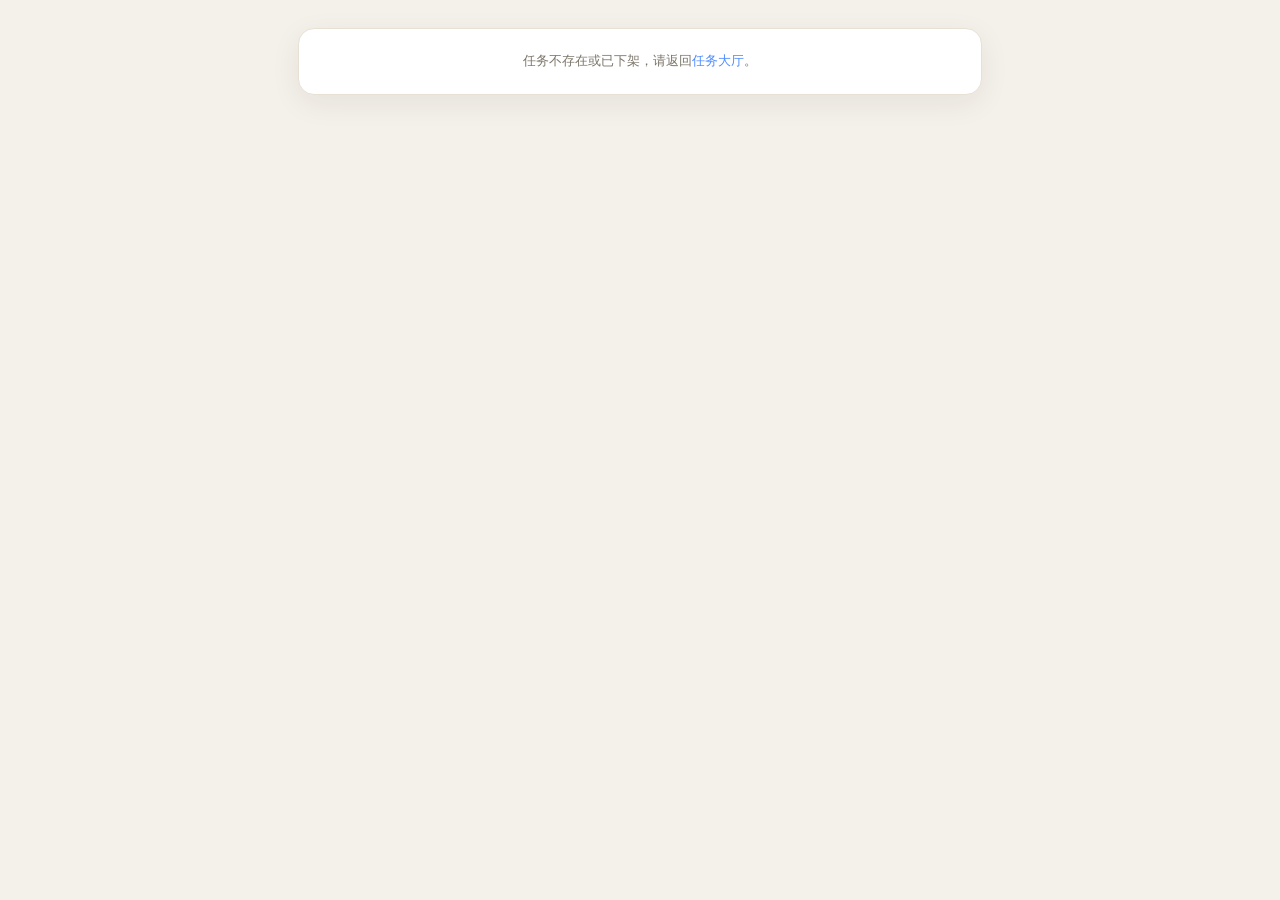
<file: exam.html>
<!DOCTYPE html>
<html lang="zh-CN">
<head>
<meta charset="UTF-8">
<meta name="viewport" content="width=device-width, initial-scale=1.0">
<title>能力筛选测评</title>
<script src="js/theme.js"></script>
<link rel="stylesheet" href="css/app.css">
</head>
<body>
<div class="wrap narrow">

  <!-- 信息登记 -->
  <section class="view active" id="view-landing">
    <div class="card">
      <div class="brand"><span class="logo" id="logo">测</span><h1 id="landing-title">能力筛选测评</h1></div>
      <div class="subtitle" id="landing-subtitle"></div>
      <div class="task-meta" id="landing-meta"></div>
      <ul class="req" id="landing-req"></ul>
    </div>
    <div class="card">
      <h2 style="margin:0 0 12px;font-size:17px">报名与身份信息</h2>
      <div class="field"><label>姓名 / 编号 <span style="color:var(--bad)">*</span></label>
        <input class="input" id="in-name" placeholder="填写招聘方提供的姓名或编号"></div>
      <div class="field"><label>联系方式（手机/微信，选填）</label>
        <input class="input" id="in-contact"></div>
      <div class="field"><label>邮箱 <span style="color:var(--bad)">*</span>（用于接收结果通知）</label>
        <input class="input" id="in-email" type="email" placeholder="name@example.com"></div>
      <p class="muted">规则：每人每轮仅可提交一次；客观听辨题为硬门槛，限时作答、切出页面会被记录。收到招聘方复测通知时，请在原编号末尾加 <b>-R2</b>（第二次）或 <b>-R3</b>（第三次）。简历在完成测试后的飞书表单中上传。</p>
      <div class="msg" id="landing-msg"></div>
      <button class="btn block" id="btn-start">开始测评</button>
    </div>
  </section>

  <!-- 第一部分 客观题 -->
  <section class="view" id="view-part1">
    <div class="card">
      <h2 style="margin:0 0 4px;font-size:18px">第一部分 · 客观听辨（硬门槛）</h2>
      <div class="exambar">
        <span>剩余 <b id="p1-timer">--:--</b></span>
        <span>切出页面 <b id="p1-leave">0</b> 次</span>
        <span class="muted">共 <b id="p1-total">0</b> 题，单选</span>
      </div>
    </div>
    <div id="p1-list"></div>
    <div class="msg center" id="part1-msg"></div>
    <button class="btn block" id="btn-p1-submit">提交第一部分</button>
  </section>

  <!-- 第一部分结果 -->
  <section class="view" id="view-part1result">
    <div class="card center">
      <div class="ring" id="p1-ring"><span id="p1-num">-</span></div>
      <div class="verdict" id="p1-verdict"></div>
      <div class="subtitle" id="p1-verdict-sub"></div>
    </div>
    <div class="card" id="p1-detail-card">
      <h2 style="margin:0 0 8px;font-size:16px">作答回顾</h2>
      <div id="p1-result-body"></div>
    </div>
    <div class="card" id="p1-next"></div>
  </section>

  <!-- 第二部分 主观 -->
  <section class="view" id="view-part2">
    <div class="card">
      <h2 style="margin:0 0 4px;font-size:18px" id="p2-title">第二部分</h2>
      <div class="subtitle" id="p2-intro"></div>
    </div>
    <div id="p2-list"></div>
    <div class="msg center" id="part2-msg"></div>
    <button class="btn block" id="btn-p2-submit">提交第二部分</button>
  </section>

  <!-- 第三部分 曲式分析（仅音乐） -->
  <section class="view" id="view-part3">
    <div class="card">
      <h2 style="margin:0 0 4px;font-size:18px">第三部分 · 曲式结构分析</h2>
      <div class="subtitle">在频谱上按住拖动框选一段区间，松开后选择或填写结构名称（前奏/主歌/副歌/间奏/尾奏/桥段，也可自定义）；点“试听”可回放验证。可标注多个段落，也允许留空提交。最后一首为完整时长曲目。</div>
    </div>
    <div id="p3-list"></div>
    <div class="msg center" id="part3-msg"></div>
    <button class="btn block" id="btn-p3-submit">提交并完成测评</button>
  </section>

  <!-- 最终结果 -->
  <section class="view" id="view-result">
    <div class="card center">
      <h2 style="margin:0 0 6px;font-size:19px" id="res-title">测评已提交</h2>
      <div class="codebox" id="res-code"></div>
      <div class="subtitle" id="res-score"></div>
      <div id="res-note" class="muted" style="margin:8px 0 16px"></div>
      <div id="res-actions"></div>
    </div>
  </section>

</div>
<script src="js/config.js"></script>
<script src="js/api.js"></script>
<script src="js/player.js"></script>
<script src="js/spectrum.js"></script>
<script src="js/exam.js"></script>
</body>
</html>
</file>
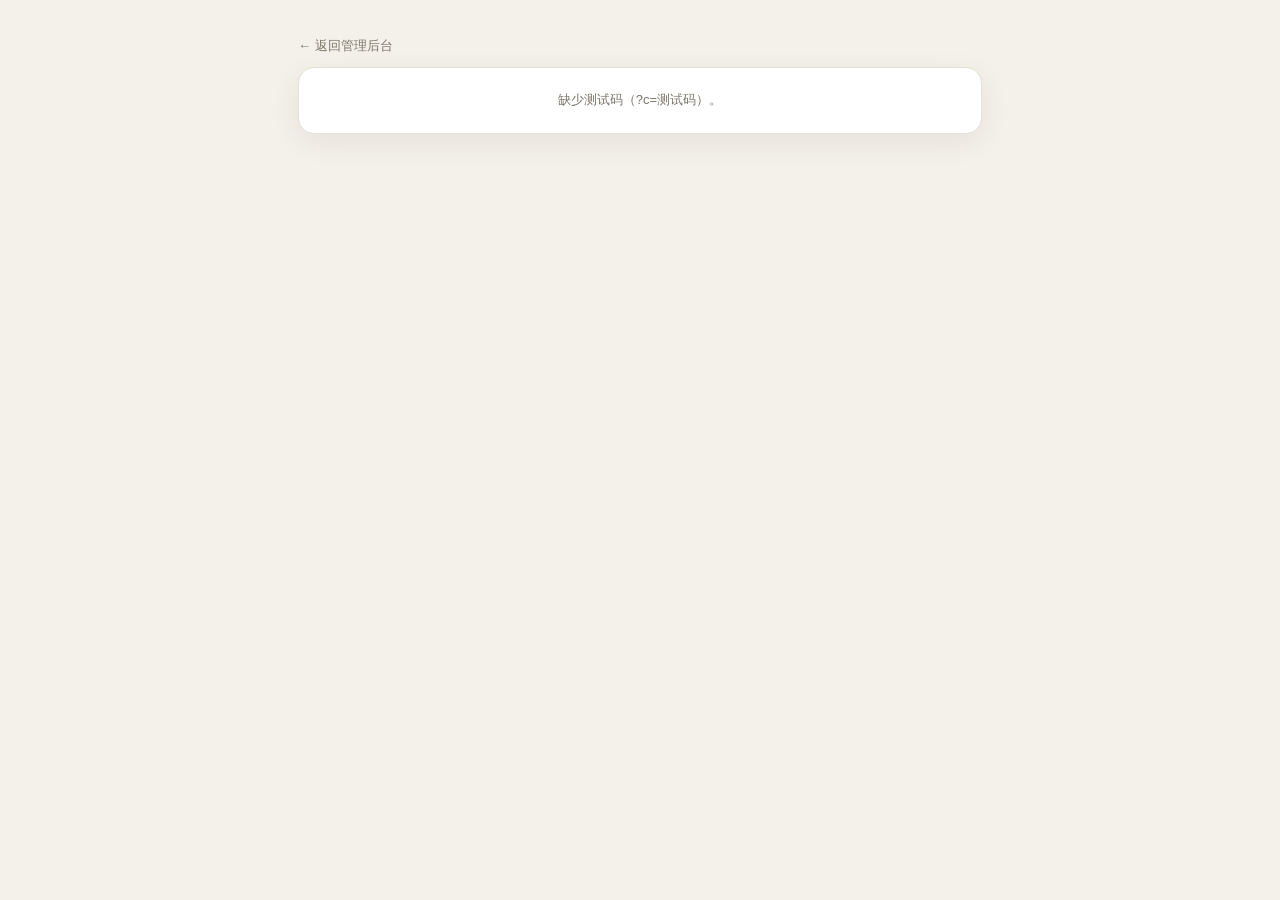
<file: review.html>
<!DOCTYPE html>
<html lang="zh-CN">
<head>
<meta charset="UTF-8">
<meta name="viewport" content="width=device-width, initial-scale=1.0">
<title>候选人答卷 · 内部批改</title>
<script src="js/theme.js"></script>
<link rel="stylesheet" href="css/app.css">
<style>
#print-sheet{display:none}
.opt.rv-good{border-color:var(--ok);background:rgba(47,165,106,.1)}
.opt.rv-good .optkey{background:var(--ok);color:#fff}
.opt.rv-bad{border-color:var(--bad);background:rgba(224,86,111,.1)}
.opt.rv-bad .optkey{background:var(--bad);color:#fff}
.opt.rv-pick{font-weight:700}
.rate-row{display:flex;align-items:center;gap:8px;margin-top:8px;font-size:13.5px}
.rate-row input{width:80px}
.ans-text{white-space:pre-wrap;background:var(--panel);border:1px solid var(--line);border-radius:9px;padding:10px 12px;font-size:14px;margin:8px 0}
@media print{
  body{background:#fff}
  #screen,.no-print{display:none!important}
  #print-sheet{display:block!important}
  .ps-title{font-size:20px;font-weight:800;text-align:center}
  .ps-sub{text-align:center;color:#555;font-size:12px;margin:2px 0 14px}
  .ps-kv{display:grid;grid-template-columns:repeat(3,1fr);gap:4px 16px;font-size:13px;margin-bottom:12px}
  .ps-h{font-weight:700;margin:14px 0 6px;border-bottom:1px solid #999;padding-bottom:3px}
  .ps-item{font-size:12.5px;margin:6px 0;white-space:pre-wrap}
  .ps-line{border-top:1px dashed #999;margin:16px 0 8px}
}
</style>
</head>
<body>
<div class="wrap narrow">
  <div id="screen">
    <div class="footer-nav" style="margin-bottom:10px">
      <a href="admin.html" class="muted">← 返回管理后台</a>
    </div>
    <div id="rv-root"><div class="card muted center">答卷加载中…</div></div>
  </div>
  <div id="print-sheet"></div>
</div>
<script src="js/config.js"></script>
<script src="js/api.js"></script>
<script src="js/player.js"></script>
<script src="js/spectrum.js"></script>
<script src="js/review.js"></script>
</body>
</html>
</file>
<file: css/app.css>
/* 双主题：:root=浅色（默认）；data-theme=dark 或系统深色 → 深色。 */
:root{
  --bg:#f4f1ea; --card:#ffffff; --panel:#fbf9f5; --input:#fdfcfa;
  --ink:#23211d; --ink2:#33302a; --req-c:#403c34; --sub:#7c766a; --line:#e7e1d5;
  --optkey-bg:#e9e3d7; --optkey-c:#6a6458; --th-bg:#faf7f1; --th-c:#6a6458; --faint:#9a9384;
  --prog:#e7e1d5; --ring-track:#e7e1d5; --ring-bg:#b6afa2;
  --mute-bg:#eee8dc; --mute-c:#8a8375; --warn-bg:#fffaf2;
  --signal:#4f8cff; --signal-d:#3a73d6; --ok:#2fa56a; --bad:#e0566f; --warn:#e8a33d;
  --radius:16px; --shadow:0 8px 30px rgba(40,35,25,.07);
}
:root[data-theme="dark"]{
  --bg:#0b0b0e; --card:#16161a; --panel:#131317; --input:#1c1c21;
  --ink:#e8e8ea; --ink2:#dcdcdf; --req-c:#c9c6c0; --sub:#9a9a9a; --line:rgba(255,255,255,.10);
  --optkey-bg:rgba(255,255,255,.09); --optkey-c:#b9b9bf; --th-bg:#1d1d22; --th-c:#b9b9bf; --faint:#8d8d93;
  --prog:rgba(255,255,255,.12); --ring-track:rgba(255,255,255,.12); --ring-bg:#3a3a40;
  --mute-bg:rgba(255,255,255,.08); --mute-c:#a9a9ae; --warn-bg:#201a10;
  --signal:#4f8cff; --signal-d:#6fa4ff; --ok:#37c77e; --bad:#f0657c; --warn:#f0b04d;
  --shadow:0 12px 34px rgba(0,0,0,.45);
}
@media (prefers-color-scheme: dark){
  :root:not([data-theme="light"]){
    --bg:#0b0b0e; --card:#16161a; --panel:#131317; --input:#1c1c21;
    --ink:#e8e8ea; --ink2:#dcdcdf; --req-c:#c9c6c0; --sub:#9a9a9a; --line:rgba(255,255,255,.10);
    --optkey-bg:rgba(255,255,255,.09); --optkey-c:#b9b9bf; --th-bg:#1d1d22; --th-c:#b9b9bf; --faint:#8d8d93;
    --prog:rgba(255,255,255,.12); --ring-track:rgba(255,255,255,.12); --ring-bg:#3a3a40;
    --mute-bg:rgba(255,255,255,.08); --mute-c:#a9a9ae; --warn-bg:#201a10;
    --signal:#4f8cff; --signal-d:#6fa4ff; --ok:#37c77e; --bad:#f0657c; --warn:#f0b04d;
    --shadow:0 12px 34px rgba(0,0,0,.45);
  }
}
body[data-type="sfx"]{ --signal:#22b89a; --signal-d:#17967c; }
:root[data-theme="dark"] body[data-type="sfx"]{ --signal:#2fc6a5; --signal-d:#5fdcc0; }
@media (prefers-color-scheme: dark){
  :root:not([data-theme="light"]) body[data-type="sfx"]{ --signal:#2fc6a5; --signal-d:#5fdcc0; }
}

*{box-sizing:border-box}
html,body{margin:0;padding:0}
body{background:var(--bg);color:var(--ink);font-family:-apple-system,BlinkMacSystemFont,"PingFang SC","Microsoft YaHei",Segoe UI,sans-serif;line-height:1.6;-webkit-font-smoothing:antialiased}
a{color:var(--signal);text-decoration:none}
.wrap{max-width:860px;margin:0 auto;padding:28px 18px 80px}
.wrap.narrow{max-width:720px}
.brand{display:flex;align-items:baseline;gap:12px;margin-bottom:6px}
.brand .logo{width:34px;height:34px;border-radius:10px;background:var(--signal);display:inline-flex;align-items:center;justify-content:center;color:#fff;font-weight:800;font-size:18px}
h1{font-size:24px;margin:0}
.subtitle{color:var(--sub);margin:2px 0 26px;font-size:14px}
.view{display:none}.view.active{display:block}
.card{background:var(--card);border:1px solid var(--line);border-radius:var(--radius);box-shadow:var(--shadow);padding:22px;margin-bottom:18px}
.task-card{display:block;cursor:pointer;transition:transform .12s,box-shadow .12s}
.task-card:hover{transform:translateY(-2px);box-shadow:0 14px 36px rgba(40,35,25,.12)}
.task-card h2{margin:0 0 4px;font-size:19px;display:flex;align-items:center;gap:10px}
.tag{font-size:12px;font-weight:600;color:#fff;background:var(--signal);border-radius:999px;padding:2px 10px;white-space:nowrap}
.tag.off{background:var(--mute-bg);color:var(--mute-c)}
.task-meta{display:flex;flex-wrap:wrap;gap:8px;margin:12px 0}
.chipmeta{font-size:12.5px;background:var(--bg);border:1px solid var(--line);border-radius:999px;padding:3px 11px;color:var(--sub)}
.req{margin:10px 0 0;padding-left:0;list-style:none}
.req li{position:relative;padding:5px 0 5px 22px;font-size:14px;color:var(--req-c)}
.req li:before{content:"";position:absolute;left:4px;top:13px;width:7px;height:7px;border-radius:50%;background:var(--signal)}
.btn{appearance:none;border:1px solid var(--signal);background:var(--signal);color:#fff;font-size:15px;font-weight:600;border-radius:11px;padding:11px 20px;cursor:pointer;transition:filter .12s}
.btn:hover{filter:brightness(1.05)}
.btn.ghost{background:transparent;color:var(--signal)}
.btn.block{width:100%;margin-top:10px}
.btn:disabled{opacity:.5;cursor:not-allowed}
.btn.small{padding:6px 13px;font-size:13px;border-radius:8px}
.input,textarea,select{width:100%;border:1px solid var(--line);border-radius:10px;padding:11px 13px;font-size:14.5px;font-family:inherit;background:var(--input);color:var(--ink)}
.input::placeholder,textarea::placeholder{color:var(--faint)}
textarea{min-height:120px;resize:vertical;line-height:1.6}
.field{margin-bottom:14px}
.field label{display:block;font-size:13.5px;font-weight:600;margin-bottom:6px;color:var(--req-c)}
.msg{display:none;color:var(--bad);font-size:13.5px;margin-top:8px}.msg.show{display:block}.msg.ok{color:var(--ok)}.msg.err{color:var(--bad)}
.muted{color:var(--sub);font-size:13px}
.center{text-align:center}
.steps{display:flex;gap:8px;margin:6px 0 22px;flex-wrap:wrap}
.steps span{flex:1;min-width:90px;text-align:center;font-size:12.5px;color:var(--sub);background:var(--card);border:1px solid var(--line);border-radius:999px;padding:6px 8px}
.steps span.on{background:var(--signal);color:#fff;border-color:var(--signal)}
.exambar{display:flex;gap:16px;align-items:center;justify-content:center;font-size:13.5px;color:var(--sub);margin-bottom:14px;flex-wrap:wrap}
.exambar b{font-variant-numeric:tabular-nums}
#p1-timer.urgent{color:var(--bad);font-weight:800}
/* 播放器 */
.player{display:flex;align-items:center;gap:12px;background:var(--panel);border:1px solid var(--line);border-radius:12px;padding:10px 12px;margin:10px 0}
.play-btn{flex:0 0 auto;width:42px;height:42px;border-radius:50%;border:none;background:var(--signal);color:#fff;cursor:pointer;display:flex;align-items:center;justify-content:center}
.play-btn svg{width:20px;height:20px}
.eq{display:none;gap:3px;align-items:flex-end;height:20px}.player.playing .eq{display:flex}
.eq span{width:3px;background:var(--signal);border-radius:2px;animation:eq 0.9s ease-in-out infinite alternate;height:6px}
.eq span:nth-child(2){animation-delay:.2s}.eq span:nth-child(3){animation-delay:.4s}.eq span:nth-child(4){animation-delay:.1s}.eq span:nth-child(5){animation-delay:.3s}
@keyframes eq{from{height:5px}to{height:18px}}
.pmeta{flex:1;min-width:0}
.plabel{font-size:12.5px;color:var(--sub);margin-bottom:4px}
.prog{height:16px;background:transparent;border-radius:99px;cursor:pointer;position:relative;display:flex;align-items:center;margin:4px 0}
.prog::before{content:'';position:absolute;left:0;right:0;top:50%;transform:translateY(-50%);height:5px;background:var(--prog);border-radius:99px;overflow:hidden}
.prog-fill{position:absolute;left:0;top:50%;transform:translateY(-50%);height:5px;width:0;background:var(--signal);border-radius:99px;z-index:1}
.ptime{font-size:11.5px;color:var(--faint);margin-top:3px;font-variant-numeric:tabular-nums}
/* 题目 */
.q-card{background:var(--card);border:1px solid var(--line);border-radius:var(--radius);padding:18px;margin-bottom:15px;box-shadow:var(--shadow)}
.q-head{display:flex;gap:11px;align-items:flex-start;margin-bottom:6px}
.q-index{flex:0 0 auto;width:26px;height:26px;border-radius:8px;background:var(--signal);color:#fff;font-weight:700;font-size:13.5px;display:flex;align-items:center;justify-content:center}
.q-title{font-weight:650;font-size:15px;padding-top:2px}
.opt{display:flex;align-items:center;gap:10px;width:100%;text-align:left;background:var(--panel);border:1px solid var(--line);border-radius:11px;padding:11px 13px;margin:7px 0;cursor:pointer;font-size:14.5px;color:var(--ink2)}
.opt .optkey{flex:0 0 auto;width:23px;height:23px;border-radius:6px;background:var(--optkey-bg);color:var(--optkey-c);font-weight:700;font-size:12.5px;display:flex;align-items:center;justify-content:center}
.opt.sel{border-color:var(--signal);background:rgba(79,140,255,.08)}
body[data-type="sfx"] .opt.sel{background:rgba(34,184,154,.1)}
.opt.sel .optkey{background:var(--signal);color:#fff}
.p2note{font-size:13px;color:var(--sub);background:var(--bg);border-radius:9px;padding:9px 12px;margin:8px 0}
.verdict{font-size:22px;font-weight:800;text-align:center;margin:6px 0}.verdict.pass{color:var(--ok)}.verdict.fail{color:var(--bad)}
.ring{width:118px;height:118px;border-radius:50%;display:flex;align-items:center;justify-content:center;font-size:24px;font-weight:800;margin:14px auto;color:#fff;background:var(--ring-bg)}
.ring.pass{background:conic-gradient(var(--ok) var(--p,0%),var(--ring-track) 0)}.ring.fail{background:conic-gradient(var(--bad) var(--p,0%),var(--ring-track) 0)}
.ring span{width:92px;height:92px;border-radius:50%;background:var(--card);color:var(--ink);display:flex;align-items:center;justify-content:center;font-size:20px}
.result-item{border:1px solid var(--line);border-radius:10px;padding:10px 13px;margin:8px 0;font-size:13.5px}
.result-item h3{margin:0 0 4px;font-size:14px}.result-item .rtxt{color:var(--ink2)}.result-item .rmeta{color:var(--sub);font-size:12.5px;margin-top:3px}
.result-item.good h3{color:var(--ok)}.result-item.bad h3{color:var(--bad)}
/* 视频 */
.vplayer{margin:10px 0}.vplayer .plabel{margin-bottom:6px}
.vvideo{width:100%;border-radius:12px;background:#000;max-height:420px}
.vph{background:var(--panel);border:1px dashed var(--line);border-radius:12px;padding:34px;text-align:center;color:var(--sub);font-size:13.5px}
/* 频谱标注 */
.spec-card .spec-sub{font-size:13px;color:var(--sub);margin:2px 0 4px}
.spec-wrap{position:relative;margin:10px 0 4px}
.spec-canvas{width:100%;height:120px;background:#211d18;border-radius:10px;touch-action:none;cursor:crosshair;display:block}
.spec-ticks{position:relative;height:18px;margin-top:2px}
.spec-ticks span{position:absolute;top:0;transform:translateX(-50%);font-size:10.5px;color:#9a9384;font-variant-numeric:tabular-nums}
.spec-labels{margin-top:8px}
.seg-empty{font-size:12.5px;color:var(--sub);padding:6px 2px}
.seg-item{display:flex;align-items:center;gap:9px;background:var(--panel);border:1px solid var(--line);border-radius:9px;padding:7px 11px;margin:6px 0;font-size:13px}
.seg-item .dot{width:11px;height:11px;border-radius:3px}
.seg-item .seg-txt{font-variant-numeric:tabular-nums}
.seg-del{margin-left:6px;border:none;background:transparent;color:var(--bad);font-size:17px;cursor:pointer;line-height:1}
.spec-pending{border:1px dashed var(--warn);border-radius:10px;padding:10px 12px;margin:8px 0;background:var(--warn-bg)}
.chips{display:flex;flex-wrap:wrap;gap:7px;margin:7px 0}
.chip{border:1px solid var(--signal);color:var(--signal);background:transparent;border-radius:999px;padding:5px 13px;font-size:13px;cursor:pointer}
.pendrow{display:flex;gap:8px}.pendinp{flex:1}.pendok{flex:0 0 auto}
/* 结果 / 码 */
.codebox{font-size:30px;font-weight:800;letter-spacing:4px;text-align:center;color:var(--signal);font-variant-numeric:tabular-nums;margin:8px 0}
.result-txt{min-height:150px;font-family:ui-monospace,Menlo,monospace;font-size:12.5px}
/* 后台 */
.tabs{display:flex;gap:8px;margin-bottom:18px;flex-wrap:wrap}
.tabs button{border:1px solid var(--line);background:var(--card);border-radius:10px;padding:8px 16px;cursor:pointer;font-size:14px;color:var(--ink)}
.tabs button.on{background:var(--signal);color:#fff;border-color:var(--signal)}
table{width:100%;border-collapse:collapse;font-size:13.5px;background:var(--card);border-radius:12px;overflow:hidden}
th,td{text-align:left;padding:10px 12px;border-bottom:1px solid var(--line);vertical-align:top}
th{background:var(--th-bg);font-size:12.5px;color:var(--th-c)}
tr:last-child td{border-bottom:none}
.pill{font-size:11.5px;border-radius:999px;padding:2px 9px;font-weight:600}
.pill.on{background:rgba(47,165,106,.15);color:var(--ok)}.pill.off{background:var(--mute-bg);color:var(--mute-c)}
.pill.fail{background:rgba(224,86,111,.13);color:var(--bad)}.pill.hard{background:rgba(232,163,61,.18);color:#b9791f}.pill.warn{background:rgba(232,163,61,.14);color:#b9791f}
.toolbar{display:flex;gap:10px;flex-wrap:wrap;margin-bottom:14px;align-items:center}
.toolbar .input{width:auto;flex:1;min-width:180px}
.kv{display:grid;grid-template-columns:120px 1fr;gap:6px 12px;font-size:13.5px;margin:8px 0}
.kv b{color:var(--sub);font-weight:600}
.ans-block{border-left:3px solid var(--line);padding:8px 12px;margin:8px 0;background:var(--panel);border-radius:0 9px 9px 0}
.ans-block.good{border-left-color:var(--ok)}.ans-block.bad{border-left-color:var(--bad)}
.score-in{width:74px}
.footer-nav{display:flex;justify-content:space-between;align-items:center;margin-top:8px}
@media(max-width:560px){.kv{grid-template-columns:1fr}.wrap{padding:18px 12px 60px}}
@media print{
  .no-print{display:none!important}
  html,body{background:#fff!important;color:#000!important}
  .card{background:#fff!important;box-shadow:none;border:1px solid #ddd}
  .opt,.ans-block,.seg-item,.player,.p2note,.spec-pending,.input,textarea,select{background:#fff!important;color:#000!important;border-color:#ddd}
  .optkey,.ring span,.seg-item .dot,.chipmeta,.steps span{background:#eee!important;color:#333!important}
  th{background:#f5f5f5!important;color:#333!important}
  .codebox,.verdict,.q-index,.q-title,.result-item .rtxt,.req li,.field label{color:#000!important}
  .result-item,.seg-item,.ans-block{border-color:#ddd!important}
}

/* A/B 盲测题 */
.ab-card .ab-prompt{margin:8px 0 12px;padding:10px 12px;background:var(--panel);border-radius:10px}
.ab-domain{display:inline-block;font-size:11.5px;font-weight:600;padding:2px 9px;border-radius:999px;background:var(--signal);color:#fff;margin-bottom:6px}
.ab-prompt-text{font-size:13.5px;line-height:1.55;color:var(--ink)}
.ab-players{display:grid;grid-template-columns:1fr 1fr;gap:12px;margin-bottom:14px}
.ab-col-label{font-size:13px;font-weight:600;margin-bottom:6px;text-align:center}
.ab-ask{margin:10px 0;padding:10px 0;border-top:1px dashed var(--line)}
.ab-ask-label{font-size:13.5px;font-weight:600;margin-bottom:8px;line-height:1.45}
.ab-opts{display:flex;gap:8px;flex-wrap:wrap}
.ab-opt{flex:1;min-width:110px}
.ab-sat-block{margin-top:12px;padding-top:10px;border-top:1px solid var(--line)}
.ab-sat-row{margin-bottom:12px}
.ab-sat-label{font-size:13px;font-weight:600;margin-bottom:6px}
.ab-note{margin-top:8px;width:100%;min-height:56px;font-size:13px}
@media(max-width:720px){.ab-players{grid-template-columns:1fr}}
</file>
